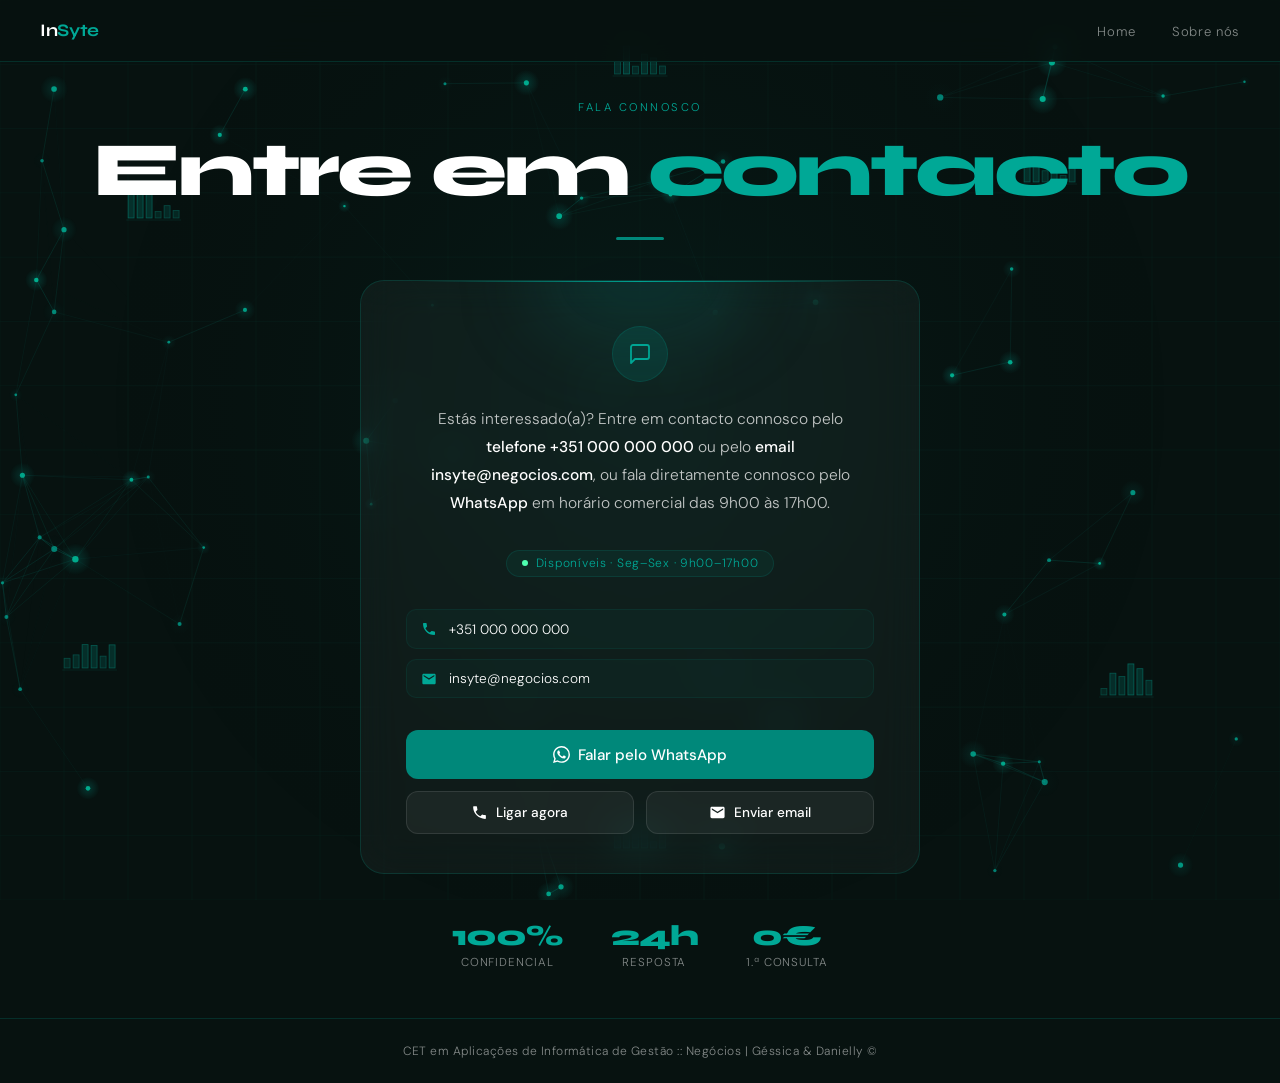
<file: pages/contactos.html>
<!DOCTYPE html>
<html lang="pt">
<head>
  <meta charset="UTF-8">
  <meta name="viewport" content="width=device-width, initial-scale=1.0">
  <title>Contactos — InSyte Consultoria</title>
  <link rel="preconnect" href="https://fonts.googleapis.com">
  <link href="https://fonts.googleapis.com/css2?family=Syne:wght@400;600;700;800&family=DM+Sans:wght@300;400;500&display=swap" rel="stylesheet">

  <style>
    *, *::before, *::after { box-sizing: border-box; margin: 0; padding: 0; }

    :root {
      --teal:       #00887A;
      --teal-light: #00a896;
      --teal-dim:   #006b60;
      --teal-glow:  rgba(0,136,122,0.18);
      --white:      #ffffff;
      --off-white:  #f0faf9;
      --dark:       #071210;
      --muted:      rgba(255,255,255,0.5);
      --border:     rgba(0,136,122,0.25);
    }

    html { scroll-behavior: smooth; }

    body {
      min-height: 100vh;
      background: var(--dark);
      color: var(--white);
      font-family: 'DM Sans', sans-serif;
      font-weight: 300;
      display: flex;
      flex-direction: column;
      overflow-x: hidden;
    }

    /* ══════════════════════════════════════
       CANVAS BACKGROUND — data grid + nodes
    ══════════════════════════════════════ */
    #bg-canvas {
      position: fixed;
      inset: 0;
      z-index: 0;
      pointer-events: none;
    }

    /* ══════════════════════════════════════
       HEADER
    ══════════════════════════════════════ */
    .site-header {
      position: fixed;
      top: 0; left: 0; right: 0;
      z-index: 100;
      background: rgba(7,18,16,0.8);
      backdrop-filter: blur(14px);
      border-bottom: 1px solid var(--border);
      height: 62px;
      display: flex;
      align-items: center;
      padding: 0 2.5rem;
      justify-content: space-between;
    }

    .brand {
      font-family: 'Syne', sans-serif;
      font-weight: 700;
      font-size: 1.1rem;
      color: var(--white);
      text-decoration: none;
      letter-spacing: -0.02em;
    }

    .brand span { color: var(--teal-light); }

    nav a {
      color: var(--muted);
      text-decoration: none;
      font-size: 0.82rem;
      margin-left: 2rem;
      letter-spacing: 0.05em;
      transition: color 0.2s;
    }

    nav a:hover { color: var(--white); }
    nav a.active { color: var(--teal-light); }

    /* ══════════════════════════════════════
       MAIN — full-page centered card
    ══════════════════════════════════════ */
    main {
      position: relative;
      z-index: 10;
      flex: 1;
      display: flex;
      flex-direction: column;
      align-items: center;
      justify-content: center;
      padding: 100px 1.5rem 3rem;
    }

    /* floating label */
    .section-label {
      font-size: 0.7rem;
      letter-spacing: 0.22em;
      text-transform: uppercase;
      color: var(--teal-light);
      margin-bottom: 1.1rem;
      opacity: 0;
      animation: fadeUp 0.6s 0.2s ease forwards;
    }

    /* big title */
    .page-title {
      font-family: 'Syne', sans-serif;
      font-size: clamp(2.8rem, 6vw, 5rem);
      font-weight: 800;
      letter-spacing: -0.04em;
      line-height: 1;
      text-align: center;
      margin-bottom: 0.4rem;
      opacity: 0;
      animation: fadeUp 0.6s 0.35s ease forwards;
    }

    .page-title span {
      color: var(--teal-light);
    }

    /* divider bar */
    .title-bar {
      width: 48px;
      height: 3px;
      background: var(--teal);
      border-radius: 2px;
      margin: 1.4rem auto 2.5rem;
      opacity: 0;
      animation: fadeUp 0.6s 0.45s ease forwards;
    }

    /* ══════════════════════════════════════
       CONTACT CARD
    ══════════════════════════════════════ */
    .contact-card {
      width: 100%;
      max-width: 560px;
      background: rgba(255,255,255,0.04);
      border: 1px solid var(--border);
      border-radius: 24px;
      padding: 2.8rem 2.8rem 2.4rem;
      backdrop-filter: blur(20px);
      text-align: center;
      opacity: 0;
      animation: fadeUp 0.7s 0.55s ease forwards;
      position: relative;
      overflow: hidden;
    }

    /* top glow line */
    .contact-card::before {
      content: '';
      position: absolute;
      top: 0; left: 10%; right: 10%;
      height: 1px;
      background: linear-gradient(90deg, transparent, var(--teal-light), transparent);
    }

    /* subtle inner glow */
    .contact-card::after {
      content: '';
      position: absolute;
      top: -60px; left: 50%;
      transform: translateX(-50%);
      width: 220px;
      height: 120px;
      background: var(--teal-glow);
      border-radius: 50%;
      filter: blur(40px);
      pointer-events: none;
    }

    .card-icon {
      width: 56px;
      height: 56px;
      border-radius: 50%;
      background: var(--teal-glow);
      border: 1px solid var(--border);
      margin: 0 auto 1.5rem;
      display: flex;
      align-items: center;
      justify-content: center;
    }

    .card-icon svg { width: 24px; height: 24px; color: var(--teal-light); }

    .card-message {
      font-size: 0.97rem;
      color: rgba(255,255,255,0.75);
      line-height: 1.8;
      margin-bottom: 2rem;
    }

    .card-message strong {
      color: var(--white);
      font-weight: 500;
    }

    /* ── CONTACT DETAILS ── */
    .contact-details {
      display: flex;
      flex-direction: column;
      gap: 0.6rem;
      margin-bottom: 2rem;
      text-align: left;
    }

    .contact-row {
      display: flex;
      align-items: center;
      gap: 0.75rem;
      padding: 0.65rem 0.9rem;
      background: rgba(0,136,122,0.06);
      border: 1px solid rgba(0,136,122,0.12);
      border-radius: 10px;
      font-size: 0.85rem;
      color: rgba(255,255,255,0.7);
      transition: background 0.2s, border-color 0.2s;
    }

    .contact-row:hover {
      background: rgba(0,136,122,0.12);
      border-color: rgba(0,168,150,0.3);
    }

    .contact-row svg {
      width: 16px; height: 16px;
      color: var(--teal-light);
      flex-shrink: 0;
    }

    .contact-row span { color: var(--white); }

    /* ── SCHEDULE BADGE ── */
    .schedule-badge {
      display: inline-flex;
      align-items: center;
      gap: 0.5rem;
      font-size: 0.75rem;
      color: var(--teal-light);
      letter-spacing: 0.06em;
      background: rgba(0,136,122,0.1);
      border: 1px solid rgba(0,136,122,0.2);
      border-radius: 999px;
      padding: 0.3rem 0.9rem;
      margin-bottom: 2rem;
    }

    .schedule-badge .dot {
      width: 6px; height: 6px;
      border-radius: 50%;
      background: #4fffb0;
      animation: pulse-dot 2s infinite;
    }

    @keyframes pulse-dot {
      0%,100% { opacity:1; } 50% { opacity:0.4; }
    }

    /* ══════════════════════════════════════
       ACTION BUTTONS
    ══════════════════════════════════════ */
    .action-buttons {
      display: grid;
      grid-template-columns: 1fr 1fr;
      gap: 0.75rem;
    }

    .btn {
      display: inline-flex;
      align-items: center;
      justify-content: center;
      gap: 0.5rem;
      padding: 0.75rem 1rem;
      border-radius: 12px;
      font-family: 'DM Sans', sans-serif;
      font-size: 0.85rem;
      font-weight: 500;
      text-decoration: none;
      cursor: pointer;
      border: none;
      transition: all 0.22s ease;
    }

    .btn svg { width: 17px; height: 17px; flex-shrink: 0; }

    .btn-whatsapp {
      grid-column: 1 / -1;
      background: var(--teal);
      color: var(--white);
      font-size: 0.95rem;
      padding: 0.9rem 1rem;
    }

    .btn-whatsapp:hover {
      background: var(--teal-light);
      transform: translateY(-2px);
      box-shadow: 0 8px 28px rgba(0,136,122,0.4);
    }

    .btn-phone {
      background: rgba(255,255,255,0.05);
      color: var(--white);
      border: 1px solid rgba(255,255,255,0.1);
    }

    .btn-phone:hover {
      background: rgba(255,255,255,0.1);
      border-color: rgba(255,255,255,0.2);
      transform: translateY(-2px);
    }

    .btn-email {
      background: rgba(255,255,255,0.05);
      color: var(--white);
      border: 1px solid rgba(255,255,255,0.1);
    }

    .btn-email:hover {
      background: rgba(255,255,255,0.1);
      border-color: rgba(255,255,255,0.2);
      transform: translateY(-2px);
    }

    /* ══════════════════════════════════════
       STATS ROW — decorative
    ══════════════════════════════════════ */
    .stats-row {
      display: flex;
      gap: 3rem;
      margin-top: 3rem;
      opacity: 0;
      animation: fadeUp 0.7s 0.75s ease forwards;
    }

    .stat {
      text-align: center;
    }

    .stat-num {
      font-family: 'Syne', sans-serif;
      font-size: 1.8rem;
      font-weight: 800;
      color: var(--teal-light);
      letter-spacing: -0.03em;
      line-height: 1;
    }

    .stat-label {
      font-size: 0.72rem;
      color: var(--muted);
      letter-spacing: 0.08em;
      text-transform: uppercase;
      margin-top: 0.3rem;
    }

    /* ══════════════════════════════════════
       FOOTER
    ══════════════════════════════════════ */
    footer {
      position: relative;
      z-index: 10;
      text-align: center;
      padding: 1.5rem;
      font-size: 0.75rem;
      color: var(--muted);
      border-top: 1px solid var(--border);
      letter-spacing: 0.04em;
    }

    /* ══════════════════════════════════════
       ANIMATIONS
    ══════════════════════════════════════ */
    @keyframes fadeUp {
      from { opacity: 0; transform: translateY(16px); }
      to   { opacity: 1; transform: translateY(0); }
    }

    /* ══════════════════════════════════════
       RESPONSIVE
    ══════════════════════════════════════ */
    @media (max-width: 600px) {
      .contact-card { padding: 2rem 1.5rem; }
      .stats-row { gap: 2rem; }
      .action-buttons { grid-template-columns: 1fr; }
      .btn-whatsapp { grid-column: unset; }
    }
  </style>
</head>
<body>

  <!-- ANIMATED CANVAS BACKGROUND -->
  <canvas id="bg-canvas"></canvas>

  <!-- HEADER -->
  <header class="site-header">
    <a class="brand" href="../index.html">In<span>Syte</span></a>
    <nav>
      <a href="../index.html">Home</a>
      <a href="sobre.html">Sobre nós</a>
    </nav>
  </header>

  <!-- MAIN CONTENT -->
  <main>
    <p class="section-label">Fala connosco</p>

    <h1 class="page-title">Entre em <span>contacto</span></h1>

    <div class="title-bar"></div>

    <div class="contact-card">

      <!-- icon -->
      <div class="card-icon">
        <svg viewBox="0 0 24 24" fill="none" stroke="currentColor" stroke-width="1.8" stroke-linecap="round" stroke-linejoin="round">
          <path d="M21 15a2 2 0 0 1-2 2H7l-4 4V5a2 2 0 0 1 2-2h14a2 2 0 0 1 2 2z"/>
        </svg>
      </div>

      <!-- message -->
      <p class="card-message">
        Estás interessado(a)? Entre em contacto connosco pelo
        <strong>telefone +351 000 000 000</strong> ou pelo
        <strong>email insyte@negocios.com</strong>, ou fala diretamente
        connosco pelo <strong>WhatsApp</strong> em horário comercial
        das 9h00 às 17h00.
      </p>

      <!-- schedule badge -->
      <div class="schedule-badge">
        <span class="dot"></span>
        Disponíveis · Seg–Sex · 9h00–17h00
      </div>

      <!-- contact detail rows -->
      <div class="contact-details">
        <div class="contact-row">
          <svg viewBox="0 0 24 24" fill="currentColor"><path d="M6.6 10.8c1.4 2.8 3.8 5.1 6.6 6.6l2.2-2.2c.3-.3.7-.4 1-.2 1.1.4 2.3.6 3.6.6.6 0 1 .4 1 1V20c0 .6-.4 1-1 1-9.4 0-17-7.6-17-17 0-.6.4-1 1-1h3.5c.6 0 1 .4 1 1 0 1.3.2 2.5.6 3.6.1.3 0 .7-.2 1L6.6 10.8z"/></svg>
          <span>+351 000 000 000</span>
        </div>
        <div class="contact-row">
          <svg viewBox="0 0 24 24" fill="currentColor"><path d="M20 4H4c-1.1 0-2 .9-2 2v12c0 1.1.9 2 2 2h16c1.1 0 2-.9 2-2V6c0-1.1-.9-2-2-2zm0 4-8 5-8-5V6l8 5 8-5v2z"/></svg>
          <span>insyte@negocios.com</span>
        </div>
      </div>

      <!-- action buttons -->
      <div class="action-buttons">

        <a class="btn btn-whatsapp"
           href="https://wa.me/351969175519?text=Ol%C3%A1%2C%20vim%20pelo%20site%20da%20InSyte%20e%20gostaria%20de%20saber%20mais%20informa%C3%A7%C3%B5es."
           target="_blank" rel="noopener">
          <svg viewBox="0 0 24 24" fill="currentColor"><path d="M17.472 14.382c-.297-.149-1.758-.867-2.03-.967-.273-.099-.471-.148-.67.15-.197.297-.767.966-.94 1.164-.173.199-.347.223-.644.075-.297-.15-1.255-.463-2.39-1.475-.883-.788-1.48-1.761-1.653-2.059-.173-.297-.018-.458.13-.606.134-.133.298-.347.446-.52.149-.174.198-.298.298-.497.099-.198.05-.371-.025-.52-.075-.149-.669-1.612-.916-2.207-.242-.579-.487-.5-.669-.51-.173-.008-.371-.01-.57-.01-.198 0-.52.074-.792.372-.272.297-1.04 1.016-1.04 2.479 0 1.462 1.065 2.875 1.213 3.074.149.198 2.096 3.2 5.077 4.487.709.306 1.262.489 1.694.625.712.227 1.36.195 1.871.118.571-.085 1.758-.719 2.006-1.413.248-.694.248-1.289.173-1.413-.074-.124-.272-.198-.57-.347m-5.421 7.403h-.004a9.87 9.87 0 01-5.031-1.378l-.361-.214-3.741.982.998-3.648-.235-.374a9.86 9.86 0 01-1.51-5.26c.001-5.45 4.436-9.884 9.888-9.884 2.64 0 5.122 1.03 6.988 2.898a9.825 9.825 0 012.893 6.994c-.003 5.45-4.437 9.884-9.885 9.884m8.413-18.297A11.815 11.815 0 0012.05 0C5.495 0 .16 5.335.157 11.892c0 2.096.547 4.142 1.588 5.945L.057 24l6.305-1.654a11.882 11.882 0 005.683 1.448h.005c6.554 0 11.89-5.335 11.893-11.893a11.821 11.821 0 00-3.48-8.413z"/></svg>
          Falar pelo WhatsApp
        </a>

        <a class="btn btn-phone" href="tel:+351000000000">
          <svg viewBox="0 0 24 24" fill="currentColor"><path d="M6.6 10.8c1.4 2.8 3.8 5.1 6.6 6.6l2.2-2.2c.3-.3.7-.4 1-.2 1.1.4 2.3.6 3.6.6.6 0 1 .4 1 1V20c0 .6-.4 1-1 1-9.4 0-17-7.6-17-17 0-.6.4-1 1-1h3.5c.6 0 1 .4 1 1 0 1.3.2 2.5.6 3.6.1.3 0 .7-.2 1L6.6 10.8z"/></svg>
          Ligar agora
        </a>

        <a class="btn btn-email" href="mailto:insyte@negocios.com">
          <svg viewBox="0 0 24 24" fill="currentColor"><path d="M20 4H4c-1.1 0-2 .9-2 2v12c0 1.1.9 2 2 2h16c1.1 0 2-.9 2-2V6c0-1.1-.9-2-2-2zm0 4-8 5-8-5V6l8 5 8-5v2z"/></svg>
          Enviar email
        </a>

      </div>
    </div>

    <!-- decorative stats -->
    <div class="stats-row">
      <div class="stat">
        <div class="stat-num">100%</div>
        <div class="stat-label">Confidencial</div>
      </div>
      <div class="stat">
        <div class="stat-num">24h</div>
        <div class="stat-label">Resposta</div>
      </div>
      <div class="stat">
        <div class="stat-num">0€</div>
        <div class="stat-label">1.ª Consulta</div>
      </div>
    </div>

  </main>

  <footer>
    CET em Aplicações de Informática de Gestão :: Negócios | Géssica &amp; Danielly ©
  </footer>

  <!-- CANVAS SCRIPT — data network animation -->
  <script>
  (function () {
    const canvas = document.getElementById('bg-canvas');
    const ctx = canvas.getContext('2d');

    const TEAL      = '#00887A';
    const TEAL_LITE = '#00a896';
    const NODE_COUNT = 68;
    const MAX_DIST   = 160;

    let W, H, nodes;

    function resize() {
      W = canvas.width  = window.innerWidth;
      H = canvas.height = window.innerHeight;
    }

    /* ── node factory ── */
    function makeNode() {
      return {
        x:  Math.random() * W,
        y:  Math.random() * H,
        vx: (Math.random() - 0.5) * 0.35,
        vy: (Math.random() - 0.5) * 0.35,
        r:  Math.random() * 2 + 1.2,
        // bar chart mini-bar data
        barH: Math.random(),
        pulse: Math.random() * Math.PI * 2
      };
    }

    function init() {
      resize();
      nodes = Array.from({ length: NODE_COUNT }, makeNode);
    }

    /* ── draw one frame ── */
    function draw(t) {
      ctx.clearRect(0, 0, W, H);

      // ── background gradient ──
      const grad = ctx.createRadialGradient(W * 0.5, H * 0.45, 0, W * 0.5, H * 0.45, W * 0.7);
      grad.addColorStop(0,   'rgba(0,136,122,0.08)');
      grad.addColorStop(0.6, 'rgba(0,20,18,0)');
      ctx.fillStyle = grad;
      ctx.fillRect(0, 0, W, H);

      // ── subtle horizontal grid lines ──
      ctx.strokeStyle = 'rgba(0,136,122,0.06)';
      ctx.lineWidth = 1;
      const rows = 14;
      for (let i = 0; i <= rows; i++) {
        const y = (H / rows) * i;
        ctx.beginPath();
        ctx.moveTo(0, y);
        ctx.lineTo(W, y);
        ctx.stroke();
      }

      // ── subtle vertical grid lines ──
      const cols = 20;
      for (let i = 0; i <= cols; i++) {
        const x = (W / cols) * i;
        ctx.beginPath();
        ctx.moveTo(x, 0);
        ctx.lineTo(x, H);
        ctx.stroke();
      }

      // ── update + connect nodes ──
      for (let i = 0; i < nodes.length; i++) {
        const n = nodes[i];

        // move
        n.x += n.vx;
        n.y += n.vy;
        if (n.x < 0 || n.x > W) n.vx *= -1;
        if (n.y < 0 || n.y > H) n.vy *= -1;

        // connect to nearby nodes
        for (let j = i + 1; j < nodes.length; j++) {
          const m = nodes[j];
          const dx = n.x - m.x, dy = n.y - m.y;
          const dist = Math.sqrt(dx * dx + dy * dy);
          if (dist < MAX_DIST) {
            const alpha = (1 - dist / MAX_DIST) * 0.28;
            ctx.strokeStyle = `rgba(0,168,150,${alpha})`;
            ctx.lineWidth = 0.8;
            ctx.beginPath();
            ctx.moveTo(n.x, n.y);
            ctx.lineTo(m.x, m.y);
            ctx.stroke();
          }
        }
      }

      // ── draw nodes ──
      for (const n of nodes) {
        n.pulse += 0.018;
        const glow = 0.4 + 0.35 * Math.sin(n.pulse);

        // outer glow ring
        const rg = ctx.createRadialGradient(n.x, n.y, 0, n.x, n.y, n.r * 5);
        rg.addColorStop(0,   `rgba(0,168,150,${glow * 0.35})`);
        rg.addColorStop(1,   'rgba(0,168,150,0)');
        ctx.fillStyle = rg;
        ctx.beginPath();
        ctx.arc(n.x, n.y, n.r * 5, 0, Math.PI * 2);
        ctx.fill();

        // core dot
        ctx.fillStyle = `rgba(0,${168 + Math.round(glow * 20)},150,${0.7 + glow * 0.3})`;
        ctx.beginPath();
        ctx.arc(n.x, n.y, n.r, 0, Math.PI * 2);
        ctx.fill();
      }

      // ── mini bar charts scattered ──
      drawMiniCharts(t);

      requestAnimationFrame(draw);
    }

    /* ── decorative mini bar charts ── */
    const CHARTS = [
      { x: 0.12, y: 0.22 }, { x: 0.82, y: 0.18 },
      { x: 0.07, y: 0.72 }, { x: 0.88, y: 0.75 },
      { x: 0.5,  y: 0.06 }, { x: 0.5,  y: 0.92 },
    ];

    const chartData = CHARTS.map(() =>
      Array.from({ length: 6 }, () => 0.2 + Math.random() * 0.8)
    );

    function drawMiniCharts(t) {
      const barW = 6, gap = 3, bH = 40;

      CHARTS.forEach((c, ci) => {
        const cx = c.x * W;
        const cy = c.y * H;
        const bars = chartData[ci];
        const totalW = bars.length * (barW + gap) - gap;
        const startX = cx - totalW / 2;

        // baseline
        ctx.strokeStyle = 'rgba(0,136,122,0.15)';
        ctx.lineWidth = 1;
        ctx.beginPath();
        ctx.moveTo(startX - 2, cy + bH / 2 + 2);
        ctx.lineTo(startX + totalW + 2, cy + bH / 2 + 2);
        ctx.stroke();

        bars.forEach((v, bi) => {
          // animate bar height gently
          const animated = v * (0.75 + 0.25 * Math.sin(t * 0.001 + ci * 1.3 + bi * 0.7));
          const bx = startX + bi * (barW + gap);
          const bHi = bH * animated;
          const by = cy + bH / 2 - bHi;

          const alpha = 0.12 + animated * 0.12;
          ctx.fillStyle = `rgba(0,168,150,${alpha})`;
          ctx.strokeStyle = `rgba(0,200,180,${alpha * 1.8})`;
          ctx.lineWidth = 0.8;
          ctx.fillRect(bx, by, barW, bHi);
          ctx.strokeRect(bx, by, barW, bHi);
        });
      });
    }

    window.addEventListener('resize', () => { resize(); });
    init();
    requestAnimationFrame(draw);
  })();
  </script>

</body>
</html>
</file>
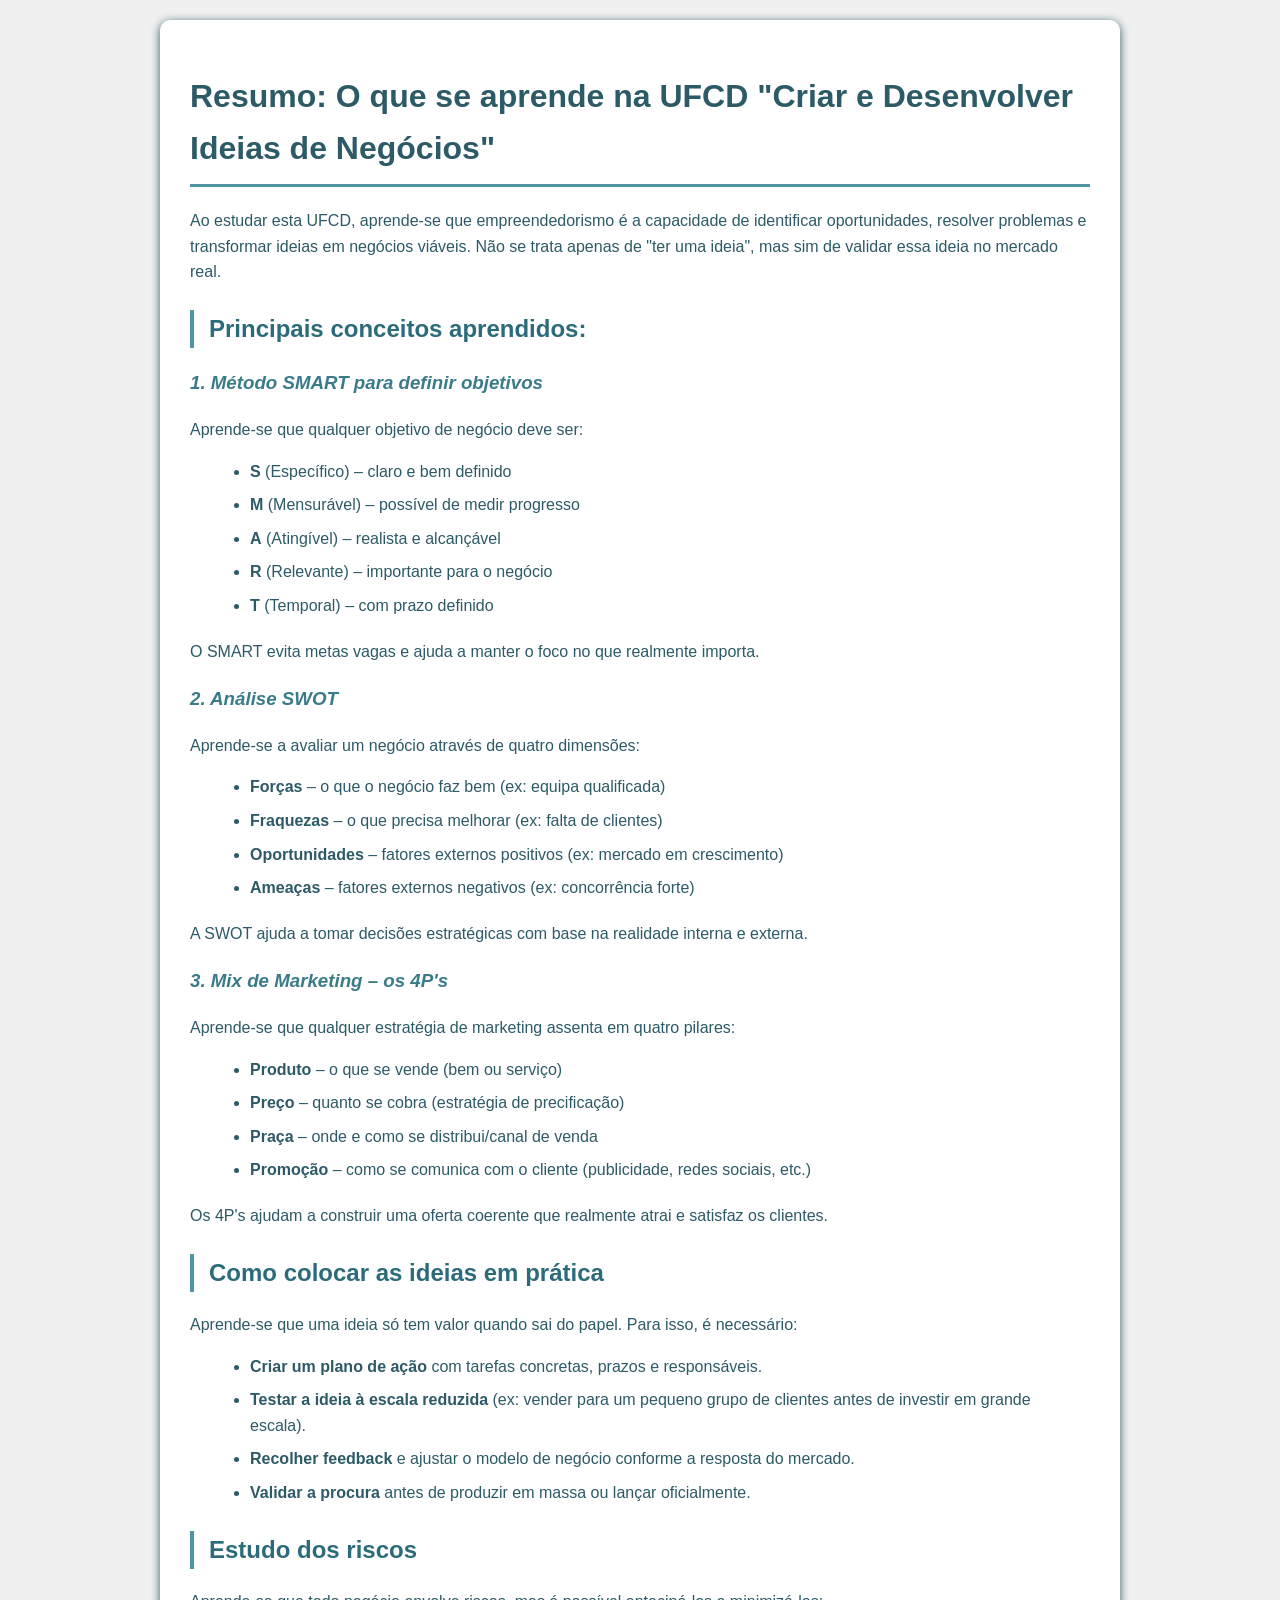
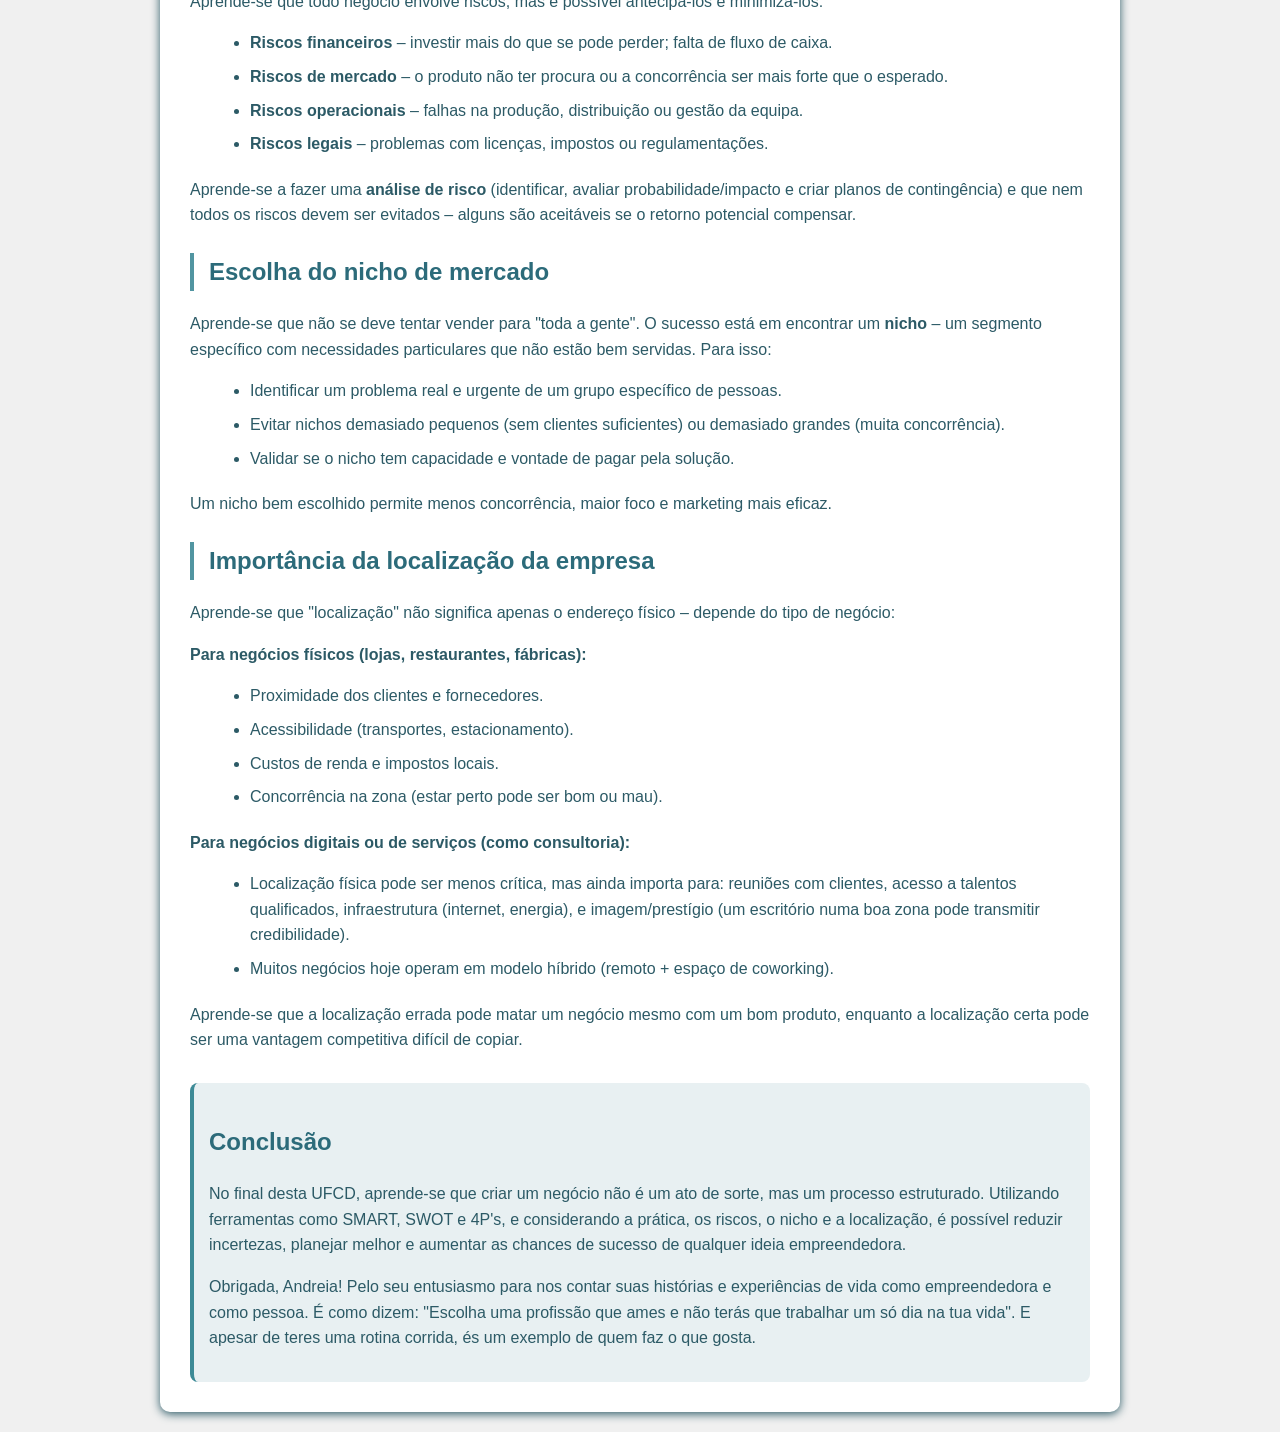
<file: pages/negocios.html>
<!DOCTYPE html>
<html lang="pt">
<head>
    <meta charset="UTF-8">
    <meta name="viewport" content="width=device-width, initial-scale=1.0">
    <title>UFCD - Criar e Desenvolver Ideias de Negócio</title>
    <style>
        body {
            font-family: Arial, sans-serif;
            line-height: 1.6;
            margin: 0;
            padding: 20px;
            background-color: rgb(240, 240, 240);
        }
        .container {
            max-width: 900px;
            margin: 0 auto;
            background-color: #ffffff;
            padding: 30px;
            border-radius: 10px;
            box-shadow: 0 2px 10px #2c5a66;
        }
        h1 {
            color: #2c5a66;
            border-bottom: 3px solid #5195a1;
            padding-bottom: 10px;
        }
        h2 {
            color: #2c6b7a;
            margin-top: 25px;
            border-left: 4px solid #5195a1;
            padding-left: 15px;
        }
        h3 {
            color: #3a7b8a;
            margin-top: 20px;
            font-style: italic;
        }
        ul {
            list-style-type: disc;
            margin-left: 20px;
            margin-bottom: 20px;
        }
        li {
            margin-bottom: 8px;
            color: #2c5a66;
        }
        p {
            color: #2c5a66;
        }
        .conclusao {
            background-color: #e8f0f2;
            padding: 15px;
            border-radius: 8px;
            margin-top: 30px;
            border-left: 4px solid #3d8a96;
        }
        .conclusao h2 {
            color: #2c6b7a;
            border-left: none;
            padding-left: 0;
        }
        .conclusao p {
            color: #2c5a66;
        }
    </style>
</head>
<body>
    <div class="container">
        <h1>Resumo: O que se aprende na UFCD "Criar e Desenvolver Ideias de Negócios"</h1>

        <p>Ao estudar esta UFCD, aprende-se que empreendedorismo é a capacidade de identificar oportunidades, resolver problemas e transformar ideias em negócios viáveis. Não se trata apenas de "ter uma ideia", mas sim de validar essa ideia no mercado real.</p>

        <h2>Principais conceitos aprendidos:</h2>

        <h3>1. Método SMART para definir objetivos</h3>
        <p>Aprende-se que qualquer objetivo de negócio deve ser:</p>
        <ul>
            <li><strong>S</strong> (Específico) – claro e bem definido</li>
            <li><strong>M</strong> (Mensurável) – possível de medir progresso</li>
            <li><strong>A</strong> (Atingível) – realista e alcançável</li>
            <li><strong>R</strong> (Relevante) – importante para o negócio</li>
            <li><strong>T</strong> (Temporal) – com prazo definido</li>
        </ul>
        <p>O SMART evita metas vagas e ajuda a manter o foco no que realmente importa.</p>

        <h3>2. Análise SWOT</h3>
        <p>Aprende-se a avaliar um negócio através de quatro dimensões:</p>
        <ul>
            <li><strong>Forças</strong> – o que o negócio faz bem (ex: equipa qualificada)</li>
            <li><strong>Fraquezas</strong> – o que precisa melhorar (ex: falta de clientes)</li>
            <li><strong>Oportunidades</strong> – fatores externos positivos (ex: mercado em crescimento)</li>
            <li><strong>Ameaças</strong> – fatores externos negativos (ex: concorrência forte)</li>
        </ul>
        <p>A SWOT ajuda a tomar decisões estratégicas com base na realidade interna e externa.</p>

        <h3>3. Mix de Marketing – os 4P's</h3>
        <p>Aprende-se que qualquer estratégia de marketing assenta em quatro pilares:</p>
        <ul>
            <li><strong>Produto</strong> – o que se vende (bem ou serviço)</li>
            <li><strong>Preço</strong> – quanto se cobra (estratégia de precificação)</li>
            <li><strong>Praça</strong> – onde e como se distribui/canal de venda</li>
            <li><strong>Promoção</strong> – como se comunica com o cliente (publicidade, redes sociais, etc.)</li>
        </ul>
        <p>Os 4P's ajudam a construir uma oferta coerente que realmente atrai e satisfaz os clientes.</p>

        <h2>Como colocar as ideias em prática</h2>
        <p>Aprende-se que uma ideia só tem valor quando sai do papel. Para isso, é necessário:</p>
        <ul>
            <li><strong>Criar um plano de ação</strong> com tarefas concretas, prazos e responsáveis.</li>
            <li><strong>Testar a ideia à escala reduzida</strong> (ex: vender para um pequeno grupo de clientes antes de investir em grande escala).</li>
            <li><strong>Recolher feedback</strong> e ajustar o modelo de negócio conforme a resposta do mercado.</li>
            <li><strong>Validar a procura</strong> antes de produzir em massa ou lançar oficialmente.</li>
        </ul>

        <h2>Estudo dos riscos</h2>
        <p>Aprende-se que todo negócio envolve riscos, mas é possível antecipá-los e minimizá-los:</p>
        <ul>
            <li><strong>Riscos financeiros</strong> – investir mais do que se pode perder; falta de fluxo de caixa.</li>
            <li><strong>Riscos de mercado</strong> – o produto não ter procura ou a concorrência ser mais forte que o esperado.</li>
            <li><strong>Riscos operacionais</strong> – falhas na produção, distribuição ou gestão da equipa.</li>
            <li><strong>Riscos legais</strong> – problemas com licenças, impostos ou regulamentações.</li>
        </ul>
        <p>Aprende-se a fazer uma <strong>análise de risco</strong> (identificar, avaliar probabilidade/impacto e criar planos de contingência) e que nem todos os riscos devem ser evitados – alguns são aceitáveis se o retorno potencial compensar.</p>

        <h2>Escolha do nicho de mercado</h2>
        <p>Aprende-se que não se deve tentar vender para "toda a gente". O sucesso está em encontrar um <strong>nicho</strong> – um segmento específico com necessidades particulares que não estão bem servidas. Para isso:</p>
        <ul>
            <li>Identificar um problema real e urgente de um grupo específico de pessoas.</li>
            <li>Evitar nichos demasiado pequenos (sem clientes suficientes) ou demasiado grandes (muita concorrência).</li>
            <li>Validar se o nicho tem capacidade e vontade de pagar pela solução.</li>
        </ul>
        <p>Um nicho bem escolhido permite menos concorrência, maior foco e marketing mais eficaz.</p>

        <h2>Importância da localização da empresa</h2>
        <p>Aprende-se que "localização" não significa apenas o endereço físico – depende do tipo de negócio:</p>

        <p><strong>Para negócios físicos (lojas, restaurantes, fábricas):</strong></p>
        <ul>
            <li>Proximidade dos clientes e fornecedores.</li>
            <li>Acessibilidade (transportes, estacionamento).</li>
            <li>Custos de renda e impostos locais.</li>
            <li>Concorrência na zona (estar perto pode ser bom ou mau).</li>
        </ul>

        <p><strong>Para negócios digitais ou de serviços (como consultoria):</strong></p>
        <ul>
            <li>Localização física pode ser menos crítica, mas ainda importa para: reuniões com clientes, acesso a talentos qualificados, infraestrutura (internet, energia), e imagem/prestígio (um escritório numa boa zona pode transmitir credibilidade).</li>
            <li>Muitos negócios hoje operam em modelo híbrido (remoto + espaço de coworking).</li>
        </ul>
        <p>Aprende-se que a localização errada pode matar um negócio mesmo com um bom produto, enquanto a localização certa pode ser uma vantagem competitiva difícil de copiar.</p>

        <div class="conclusao">
            <h2>Conclusão</h2>
            <p>No final desta UFCD, aprende-se que criar um negócio não é um ato de sorte, mas um processo estruturado. Utilizando ferramentas como SMART, SWOT e 4P's, e considerando a prática, os riscos, o nicho e a localização, é possível reduzir incertezas, planejar melhor e aumentar as chances de sucesso de qualquer ideia empreendedora.</p>
            <p>Obrigada, Andreia! Pelo seu entusiasmo para nos contar suas histórias e experiências de vida como empreendedora e como pessoa. É como dizem: "Escolha uma profissão que ames e não terás que trabalhar um só dia na tua vida". E apesar de teres uma rotina corrida, és um exemplo de quem faz o que gosta.</p>
        </div>
    </div>
</body>
</html>
</file>
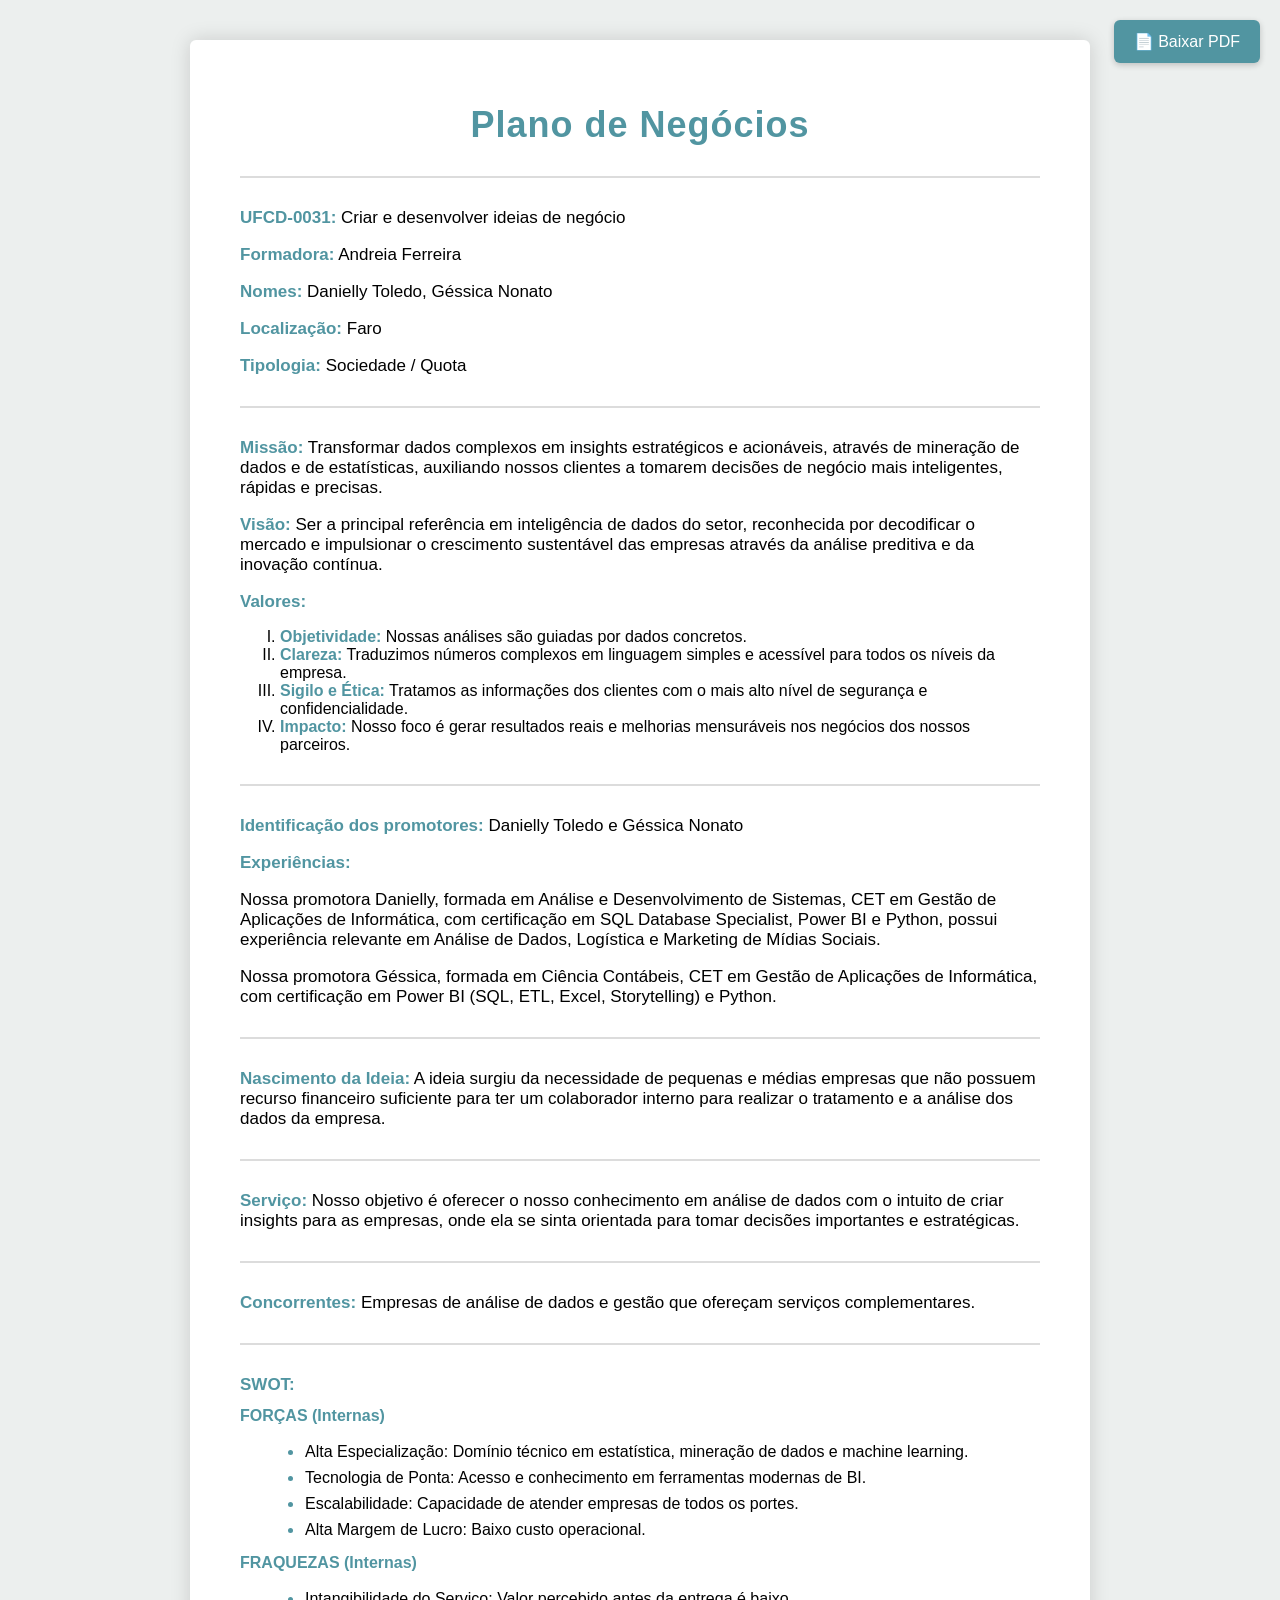
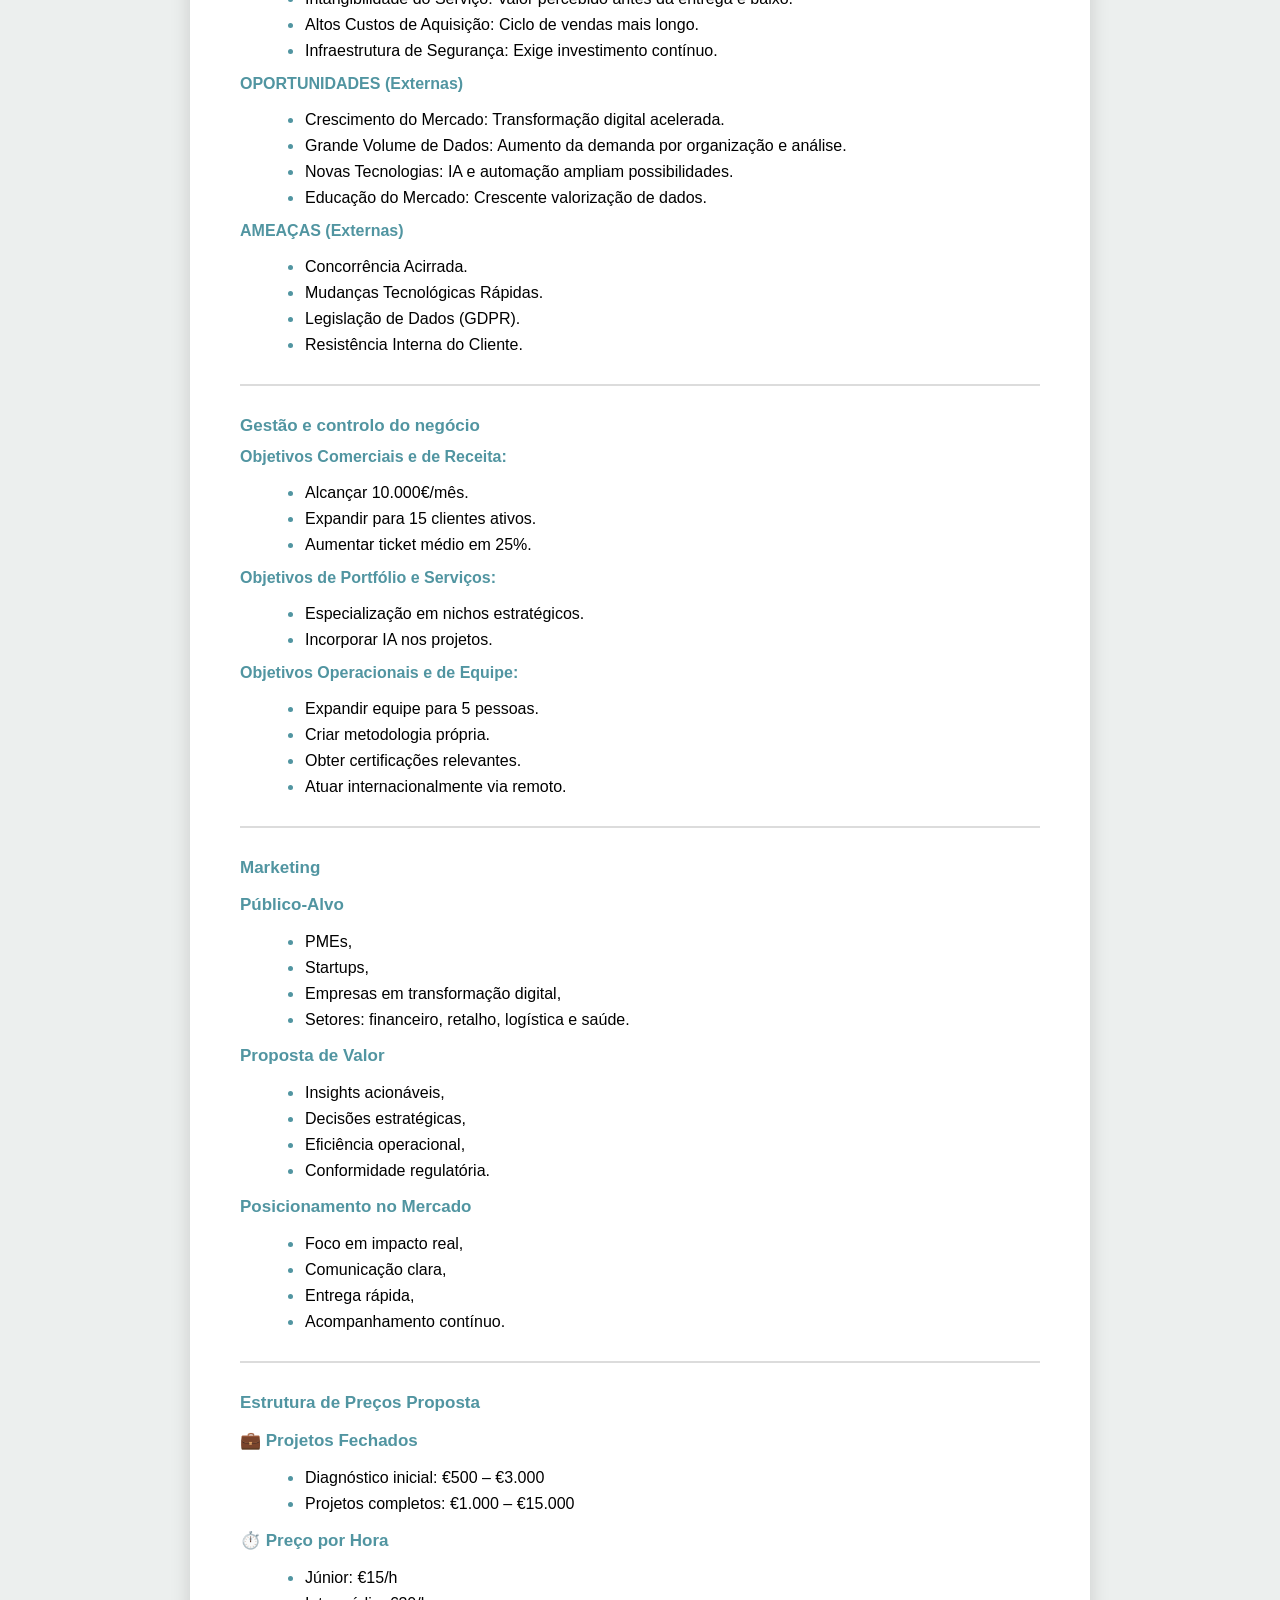
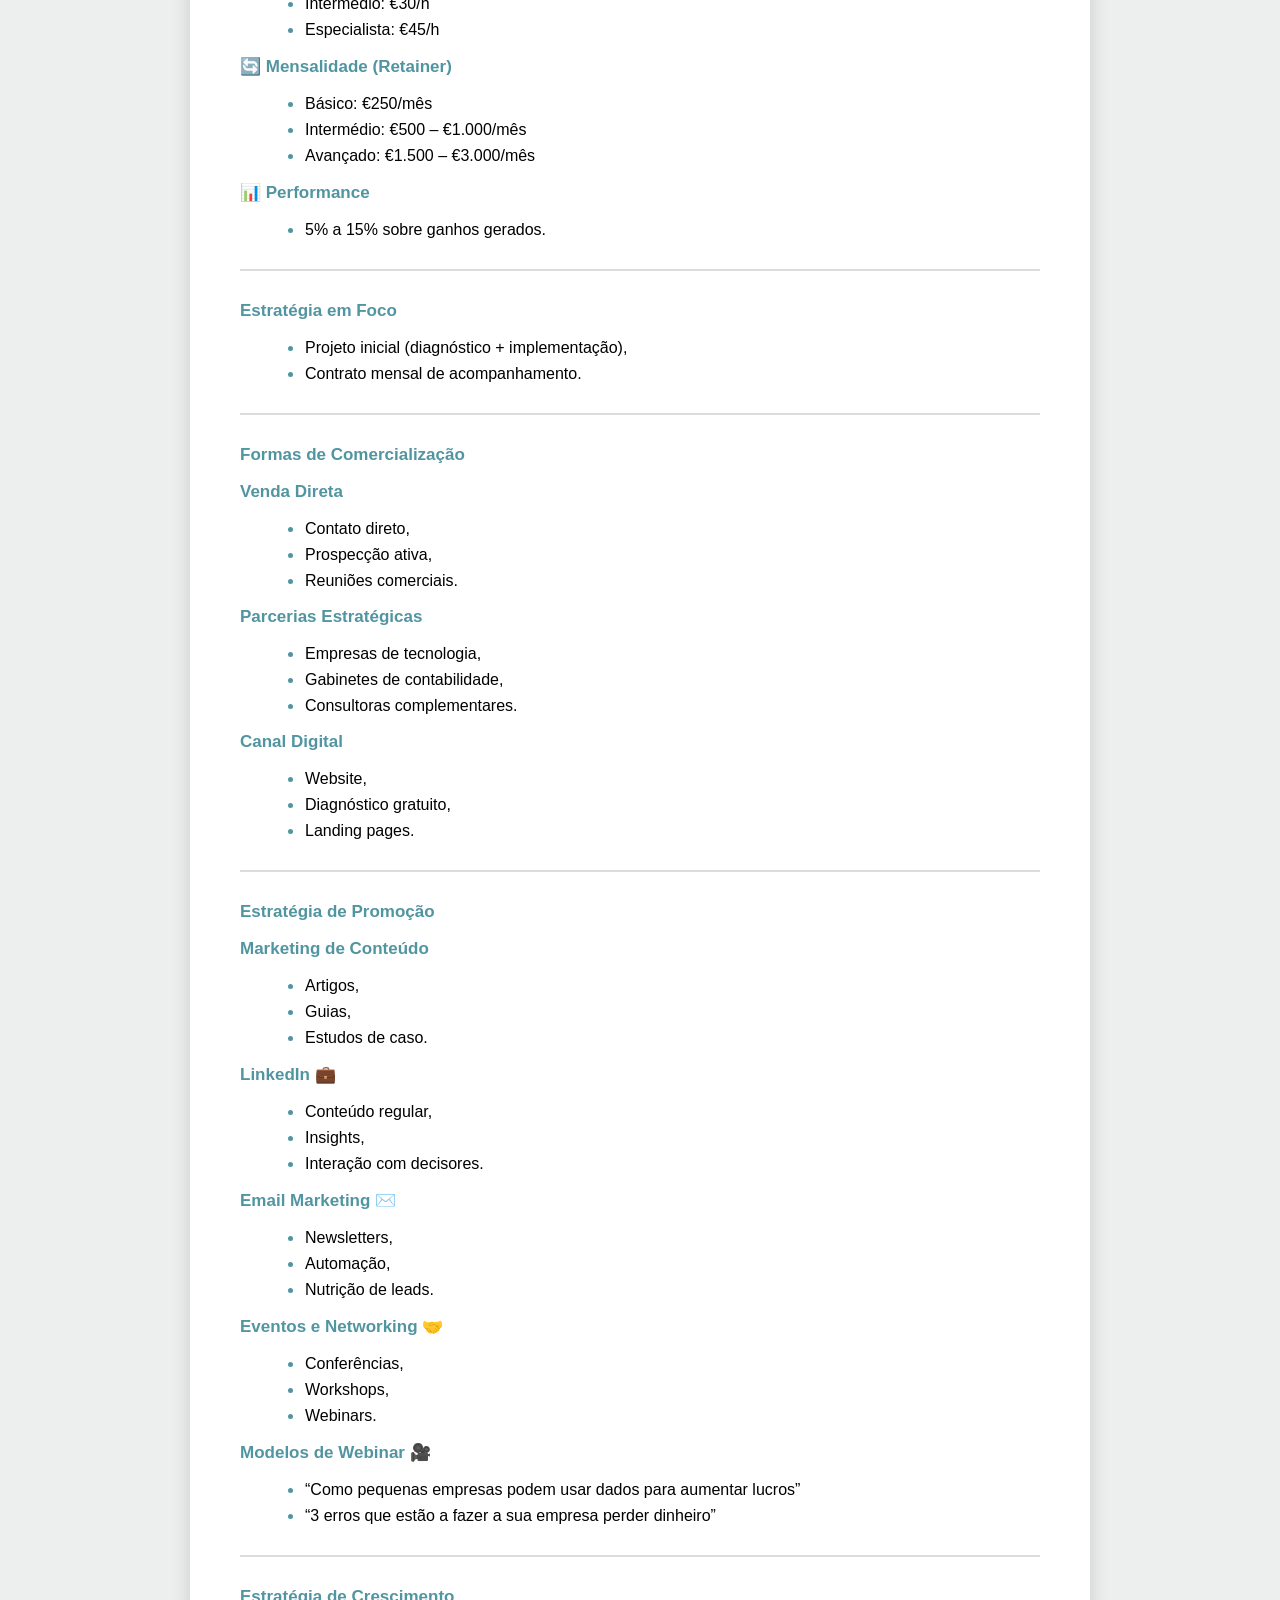
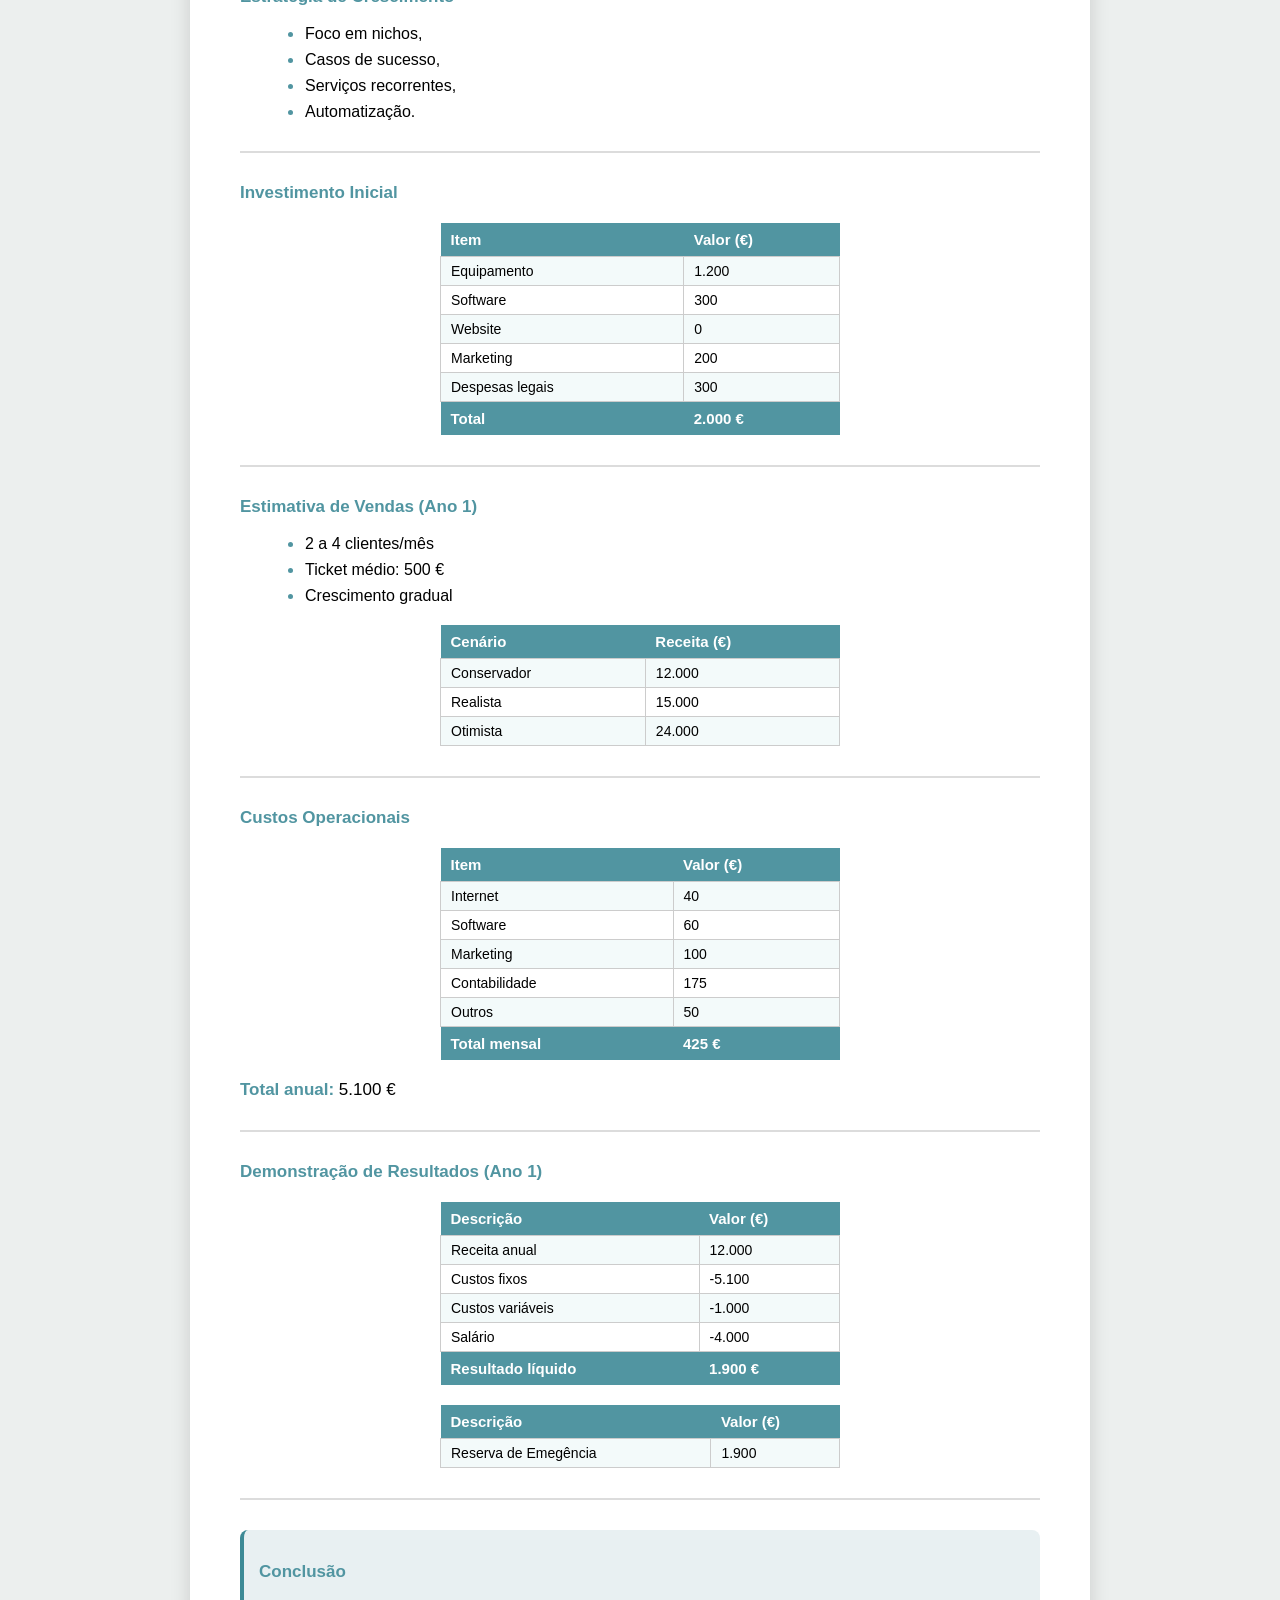
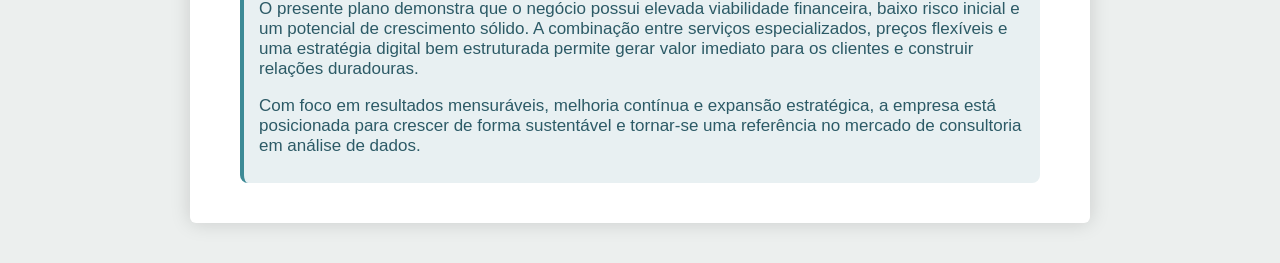
<file: pages/plano.html>
<!DOCTYPE html>
<html lang="pt">
<head>
    <meta charset="UTF-8">
    <meta name="viewport" content="width=device-width, initial-scale=1.0">
    <title>Plano de Negócios</title>

    <link rel="stylesheet" href="../css/plano.css">
</head>
<body>


    <!-- BOTÃO FIXO PARA BAIXAR PDF -->
    <button id="btnPDF" onclick="window.print()">📄 Baixar PDF</button>

    <div id="page">

    <h1 id="titulos">Plano de Negócios</h1>
    <hr>

    <p><strong>UFCD-0031: </strong> Criar e desenvolver ideias de negócio</p>
    <p><strong>Formadora:</strong> Andreia Ferreira</p>
    <p><strong>Nomes:</strong> Danielly Toledo, Géssica Nonato</p>
    <p><strong>Localização:</strong> Faro</p>
    <p><strong>Tipologia:</strong> Sociedade / Quota</p>

    <hr>

    <p><strong>Missão:</strong> Transformar dados complexos em insights estratégicos e acionáveis, através de mineração de dados e de estatísticas, auxiliando nossos clientes a tomarem decisões de negócio mais inteligentes, rápidas e precisas.</p>

    <p><strong>Visão:</strong> Ser a principal referência em inteligência de dados do setor, reconhecida por decodificar o mercado e impulsionar o crescimento sustentável das empresas através da análise preditiva e da inovação contínua.</p>

    <p><strong>Valores:</strong></p>
    <ol type="I">
        <li><strong>Objetividade:</strong> Nossas análises são guiadas por dados concretos.</li>
        <li><strong>Clareza:</strong> Traduzimos números complexos em linguagem simples e acessível para todos os níveis da empresa.</li>
        <li><strong>Sigilo e Ética:</strong> Tratamos as informações dos clientes com o mais alto nível de segurança e confidencialidade.</li>
        <li><strong>Impacto:</strong> Nosso foco é gerar resultados reais e melhorias mensuráveis nos negócios dos nossos parceiros.</li>
    </ol>

    <hr>

    <p><strong>Identificação dos promotores:</strong> Danielly Toledo e Géssica Nonato</p>
    <p><strong>Experiências:</strong></p>
    <p>Nossa promotora Danielly, formada em Análise e Desenvolvimento de Sistemas, CET em Gestão de Aplicações de Informática, com certificação em SQL Database Specialist, Power BI e Python, possui experiência relevante em Análise de Dados, Logística e Marketing de Mídias Sociais.</p>

    <p>Nossa promotora Géssica, formada em Ciência Contábeis, CET em Gestão de Aplicações de Informática, com certificação em Power BI (SQL, ETL, Excel, Storytelling) e Python.</p>

    <hr>
    
    <p><strong>Nascimento da Ideia:</strong> A ideia surgiu da necessidade de pequenas e médias empresas que não possuem recurso financeiro suficiente para ter um colaborador interno para realizar o tratamento e a análise dos dados da empresa.</p>

    <hr>

    <p><strong>Serviço:</strong> Nosso objetivo é oferecer o nosso conhecimento em análise de dados com o intuito de criar insights para as empresas, onde ela se sinta orientada para tomar decisões importantes e estratégicas.</p>

    <hr>

    <p><strong>Concorrentes:</strong> Empresas de análise de dados e gestão que ofereçam serviços complementares.</p>

    <hr>

    <p><strong>SWOT:</strong></p>

    <strong>FORÇAS (Internas)</strong>
    <ul>
        <li>Alta Especialização: Domínio técnico em estatística, mineração de dados e machine learning.</li>
        <li>Tecnologia de Ponta: Acesso e conhecimento em ferramentas modernas de BI.</li>
        <li>Escalabilidade: Capacidade de atender empresas de todos os portes.</li>
        <li>Alta Margem de Lucro: Baixo custo operacional.</li>
    </ul>

    <strong>FRAQUEZAS (Internas)</strong>
    <ul>
        <li>Intangibilidade do Serviço: Valor percebido antes da entrega é baixo.</li>
        <li>Altos Custos de Aquisição: Ciclo de vendas mais longo.</li>
        <li>Infraestrutura de Segurança: Exige investimento contínuo.</li>
    </ul>

    <strong>OPORTUNIDADES (Externas)</strong>
    <ul>
        <li>Crescimento do Mercado: Transformação digital acelerada.</li>
        <li>Grande Volume de Dados: Aumento da demanda por organização e análise.</li>
        <li>Novas Tecnologias: IA e automação ampliam possibilidades.</li>
        <li>Educação do Mercado: Crescente valorização de dados.</li>
    </ul>

    <strong>AMEAÇAS (Externas)</strong>
    <ul>
        <li>Concorrência Acirrada.</li>
        <li>Mudanças Tecnológicas Rápidas.</li>
        <li>Legislação de Dados (GDPR).</li>
        <li>Resistência Interna do Cliente.</li>
    </ul>

    <hr>

    <p><strong>Gestão e controlo do negócio</strong></p>

    <strong>Objetivos Comerciais e de Receita:</strong>
    <ul>
        <li>Alcançar 10.000€/mês.</li>
        <li>Expandir para 15 clientes ativos.</li>
        <li>Aumentar ticket médio em 25%.</li>
    </ul>

    <strong>Objetivos de Portfólio e Serviços:</strong>
    <ul>
        <li>Especialização em nichos estratégicos.</li>
        <li>Incorporar IA nos projetos.</li>
    </ul>

    <strong>Objetivos Operacionais e de Equipe:</strong>
    <ul>
        <li>Expandir equipe para 5 pessoas.</li>
        <li>Criar metodologia própria.</li>
        <li>Obter certificações relevantes.</li>
        <li>Atuar internacionalmente via remoto.</li>
    </ul>

    <hr>

    <p><strong>Marketing</strong></p>

    <p><strong>Público-Alvo</strong></p>
    <ul>
        <li>PMEs,</li>
        <li>Startups,</li>
        <li>Empresas em transformação digital,</li>
        <li>Setores: financeiro, retalho, logística e saúde.</li>
    </ul>

    <p><strong>Proposta de Valor</strong></p>
    <ul>
        <li>Insights acionáveis,</li>
        <li>Decisões estratégicas,</li>
        <li>Eficiência operacional,</li>
        <li>Conformidade regulatória.</li>
    </ul>

    <p><strong>Posicionamento no Mercado</strong></p>
    <ul>
        <li>Foco em impacto real,</li>
        <li>Comunicação clara,</li>
        <li>Entrega rápida,</li>
        <li>Acompanhamento contínuo.</li>
    </ul>

    <hr>

    <p><strong>Estrutura de Preços Proposta</strong></p>

    <p><strong>💼 Projetos Fechados</strong></p>
    <ul>
        <li>Diagnóstico inicial: €500 – €3.000</li>
        <li>Projetos completos: €1.000 – €15.000</li>
    </ul>

    <p><strong>⏱️ Preço por Hora</strong></p>
    <ul>
        <li>Júnior: €15/h</li>
        <li>Intermédio: €30/h</li>
        <li>Especialista: €45/h</li>
    </ul>

    <p><strong>🔄 Mensalidade (Retainer)</strong></p>
    <ul>
        <li>Básico: €250/mês</li>
        <li>Intermédio: €500 – €1.000/mês</li>
        <li>Avançado: €1.500 – €3.000/mês</li>
    </ul>

    <p><strong>📊 Performance</strong></p>
    <ul>
        <li>5% a 15% sobre ganhos gerados.</li>
    </ul>

    <hr>

    <p><strong>Estratégia em Foco</strong></p>
    <ul>
        <li>Projeto inicial (diagnóstico + implementação),</li>
        <li>Contrato mensal de acompanhamento.</li>
    </ul>

    <hr>

    <p><strong>Formas de Comercialização</strong></p>

    <p><strong>Venda Direta</strong></p>
    <ul>
        <li>Contato direto,</li>
        <li>Prospecção ativa,</li>
        <li>Reuniões comerciais.</li>
    </ul>

    <p><strong>Parcerias Estratégicas</strong></p>
    <ul>
        <li>Empresas de tecnologia,</li>
        <li>Gabinetes de contabilidade,</li>
        <li>Consultoras complementares.</li>
    </ul>

    <p><strong>Canal Digital</strong></p>
    <ul>
        <li>Website,</li>
        <li>Diagnóstico gratuito,</li>
        <li>Landing pages.</li>
    </ul>

    <hr>

    <p><strong>Estratégia de Promoção</strong></p>

    <p><strong>Marketing de Conteúdo</strong></p>
    <ul>
        <li>Artigos,</li>
        <li>Guias,</li>
        <li>Estudos de caso.</li>
    </ul>

    <p><strong>LinkedIn</strong> 💼</p>
    <ul>
        <li>Conteúdo regular,</li>
        <li>Insights,</li>
        <li>Interação com decisores.</li>
    </ul>

    <p><strong>Email Marketing</strong> ✉️</p>
    <ul>
        <li>Newsletters,</li>
        <li>Automação,</li>
        <li>Nutrição de leads.</li>
    </ul>

    <p><strong>Eventos e Networking</strong> 🤝</p>
    <ul>
        <li>Conferências,</li>
        <li>Workshops,</li>
        <li>Webinars.</li>
    </ul>

    <p><strong>Modelos de Webinar</strong> 🎥</p>
    <ul>
        <li>“Como pequenas empresas podem usar dados para aumentar lucros”</li>
        <li>“3 erros que estão a fazer a sua empresa perder dinheiro”</li>
    </ul>

    <hr>

    <p><strong>Estratégia de Crescimento</strong></p>
    <ul>
        <li>Foco em nichos,</li>
        <li>Casos de sucesso,</li>
        <li>Serviços recorrentes,</li>
        <li>Automatização.</li>
    </ul>

    <hr>

    <p><strong>Investimento Inicial</strong></p>

    <table>
        <tr><th>Item</th><th>Valor (€)</th></tr>
        <tr><td>Equipamento</td><td>1.200</td></tr>
        <tr><td>Software</td><td>300</td></tr>
        <tr><td>Website</td><td>0</td></tr>
        <tr><td>Marketing</td><td>200</td></tr>
        <tr><td>Despesas legais</td><td>300</td></tr>
        <tr><th>Total</th><th>2.000 €</th></tr>
    </table>

    <hr>

    <p><strong>Estimativa de Vendas (Ano 1)</strong></p>

    <ul>
        <li>2 a 4 clientes/mês</li>
        <li>Ticket médio: 500 €</li>
        <li>Crescimento gradual</li>
    </ul>

    <table>
        <tr><th>Cenário</th><th>Receita (€)</th></tr>
        <tr><td>Conservador</td><td>12.000</td></tr>
        <tr><td>Realista</td><td>15.000</td></tr>
        <tr><td>Otimista</td><td>24.000</td></tr>
    </table>

    <hr>

    <p><strong>Custos Operacionais</strong></p>

    <table>
        <tr><th>Item</th><th>Valor (€)</th></tr>
        <tr><td>Internet</td><td>40</td></tr>
        <tr><td>Software</td><td>60</td></tr>
        <tr><td>Marketing</td><td>100</td></tr>
        <tr><td>Contabilidade</td><td>175</td></tr>
        <tr><td>Outros</td><td>50</td></tr>
        <tr><th>Total mensal</th><th>425 €</th></tr>
    </table>

    <p><strong>Total anual:</strong> 5.100 €</p>

    <hr>

    <p><strong>Demonstração de Resultados (Ano 1)</strong></p>

    <table>
        <tr><th>Descrição</th><th>Valor (€)</th></tr>
        <tr><td>Receita anual</td><td>12.000</td></tr>
        <tr><td>Custos fixos</td><td>-5.100</td></tr>
        <tr><td>Custos variáveis</td><td>-1.000</td></tr>
        <tr><td>Salário</td><td>-4.000</td></tr>
        <tr><th>Resultado líquido</th><th>1.900 €</th></tr>

    </table>

    <table>
        <tr><th>Descrição</th><th>Valor (€)</th></tr>
        <tr><td>Reserva de Emegência</td><td>1.900</td></tr>

    </table>

    <hr>

    <div class="conclusao">
        <p><strong>Conclusão</strong></p>
        <p>O presente plano demonstra que o negócio possui elevada viabilidade financeira, baixo risco inicial e um potencial de crescimento sólido. A combinação entre serviços especializados, preços flexíveis e uma estratégia digital bem estruturada permite gerar valor imediato para os clientes e construir relações duradouras.</p>

    
        <p>Com foco em resultados mensuráveis, melhoria contínua e expansão estratégica, a empresa está posicionada para crescer de forma sustentável e tornar-se uma referência no mercado de consultoria em análise de dados.</p>
    </div>
    
    </div> <!-- fim da página -->

</body>
</html>
</file>
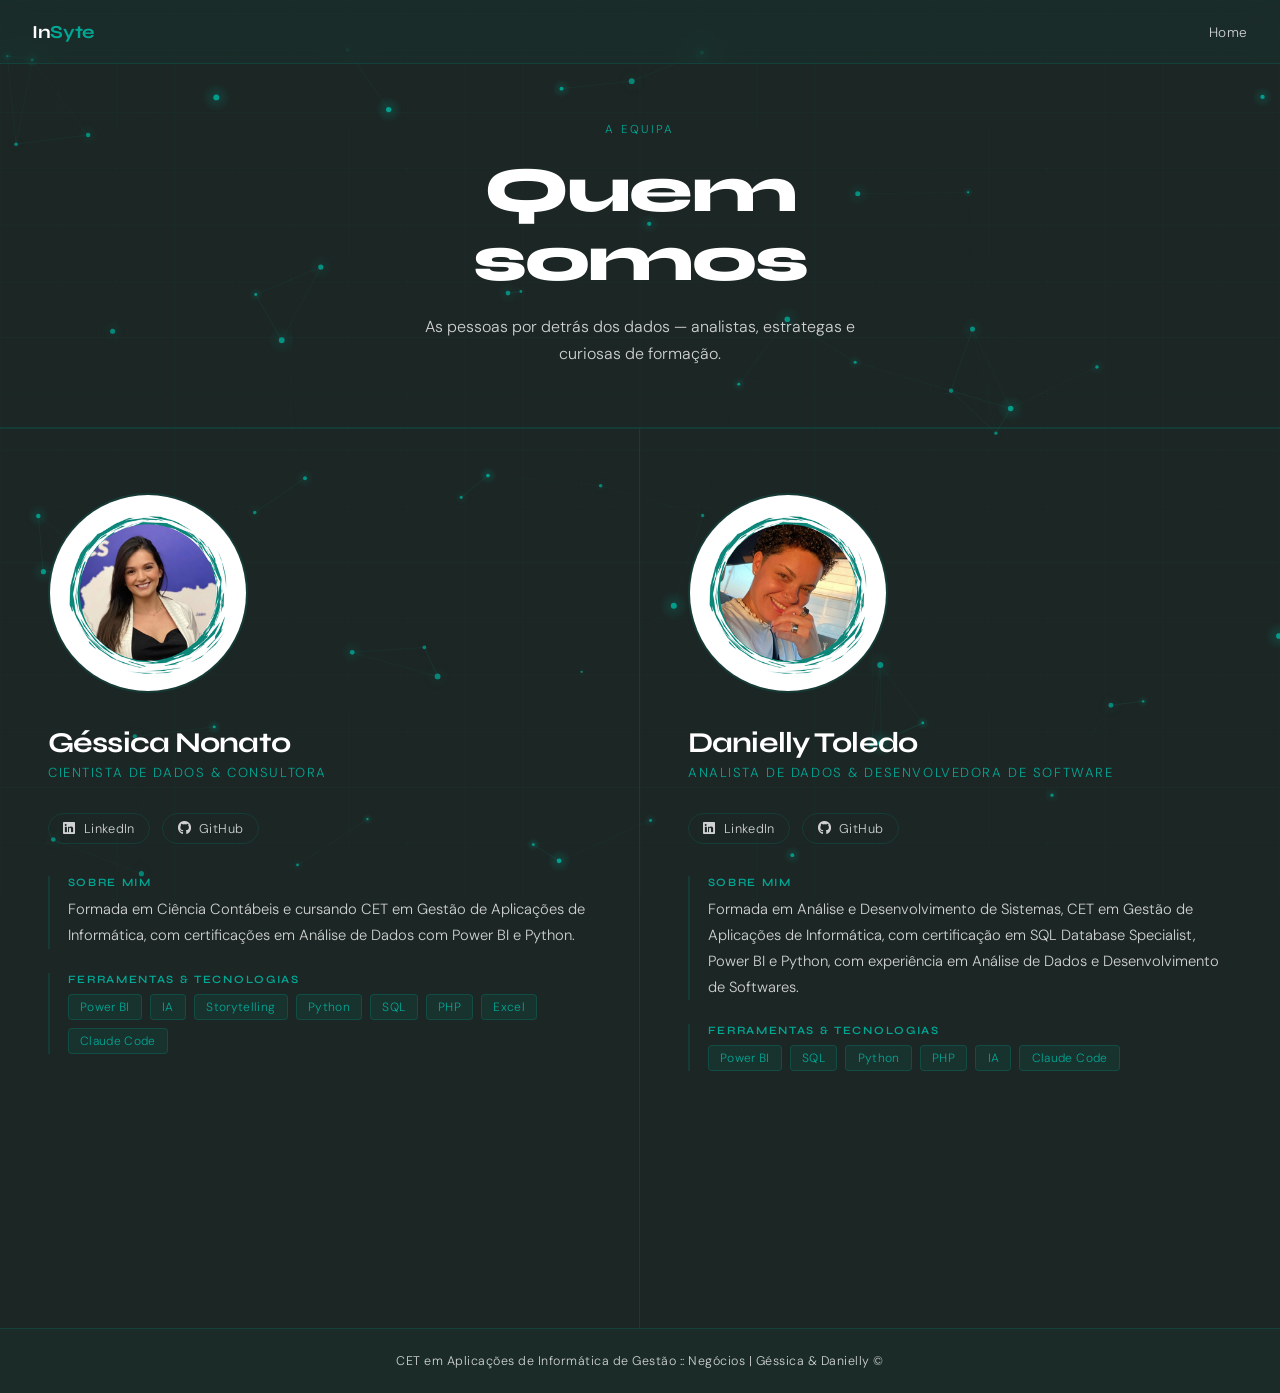
<file: pages/sobre.html>
<!DOCTYPE html>
<html lang="pt">
<head>
  <meta charset="UTF-8">
  <meta name="viewport" content="width=device-width, initial-scale=1.0">
  <title>Sobre Nós — InSyte Consultoria</title>
  <link rel="stylesheet" href="https://cdnjs.cloudflare.com/ajax/libs/font-awesome/6.4.0/css/all.min.css">
  <link rel="preconnect" href="https://fonts.googleapis.com">
  <link href="https://fonts.googleapis.com/css2?family=Syne:wght@400;600;700;800&family=DM+Sans:wght@300;400;500&display=swap" rel="stylesheet">
  <style>
    *, *::before, *::after {
      box-sizing:
      border-box;
      margin: 0;
      padding: 0;
    }

    :root {
      --teal: #00887A; --teal-light: #00a896;
      --dark: #071210e9; --white: #ffffff;
      --muted: rgba(255, 255, 255, 0.796); --border: rgba(0,136,122,0.22);
    }
    html { scroll-behavior: smooth; }

    body { 
    background: var(--dark);
    color: var(--white);
    font-family: 'DM Sans', sans-serif;
    font-weight: 300; min-height: 100vh;
  }

    #bg-canvas { position: fixed;
      inset: 0;
      z-index: 0;
      pointer-events: none;
    }

    /* HEADER */
    .site-header {
      position: fixed;
      top: 0;
      left: 0;
      right: 0;
      z-index: 100;
      background: rgba(0, 136, 122, 0.068);
      backdrop-filter: blur(14px);
      border-bottom: 1px solid var(--border);
      padding: 0 2rem;
      height: 64px;
      display: flex;
      align-items: center;
      justify-content: space-between;
    }


    .brand { font-family: 'Syne', sans-serif; font-size: 1.15rem; font-weight: 700; color: var(--white); text-decoration: none; letter-spacing: -0.02em; }
    .brand span { color: var(--teal-light); }
    nav a { color: var(--muted); text-decoration: none; font-size: 0.85rem; margin-left: 2rem; letter-spacing: 0.04em; transition: color 0.2s; }
    nav a:hover { color: var(--white); }

    /* PAGE INTRO */
    .page-intro { position: relative; z-index: 1; padding: 120px 2rem 60px; text-align: center; }
    .page-intro .label { font-size: 0.72rem; letter-spacing: 0.2em; text-transform: uppercase; color: var(--teal-light); margin-bottom: 1rem; }
    .page-intro h1 { font-family: 'Syne', sans-serif; font-size: clamp(2.4rem, 5vw, 4rem); font-weight: 800; line-height: 1.08; letter-spacing: -0.03em; max-width: 600px; margin: 0 auto 1.2rem; color: var(--white); }
    .page-intro p { color: var(--muted); font-size: 1rem; max-width: 440px; margin: 0 auto; line-height: 1.7; }

    /* SPLIT */
    .profiles { position: relative; z-index: 1; display: grid; grid-template-columns: 1fr 1fr; min-height: 100vh; }
    @media (max-width: 768px) { .profiles { grid-template-columns: 1fr; } }

    .profile-half { position: relative; padding: 4rem 3rem 5rem; border-top: 1px solid var(--border); display: flex; flex-direction: column; gap: 2rem; opacity: 0; transform: translateY(20px); animation: fadeUp 0.7s ease forwards; }
    .profile-half:first-child { border-right: 1px solid var(--border); }
    .profile-half:nth-child(2) { animation-delay: 0.15s; }
    .profile-half::before { content: ''; position: absolute; top: 0; left: 0; width: 100%; height: 3px; background: var(--teal-light); opacity: 0; transition: opacity 0.4s; }
    .profile-half:hover::before { opacity: 1; }
    @keyframes fadeUp { to { opacity: 1; transform: translateY(0); } }

    /* AVATAR */
    .avatar-wrap { width: 200px; height: 200px; border-radius: 50%; overflow: hidden; border: 2px solid var(--border); transition: border-color 0.3s; }
    .profile-half:hover .avatar-wrap { border-color: var(--teal-light); }
    .avatar-wrap img { width: 100%; height: 100%; object-fit: cover; }
    .avatar-initials { width: 100%; height: 100%; background: rgba(0,136,122,0.15); display: flex; align-items: center; justify-content: center; font-family: 'Syne', sans-serif; font-size: 1.8rem; font-weight: 700; color: var(--teal-light); }

    /* NAME */
    .profile-id h2 { font-family: 'Syne', sans-serif; font-size: 1.8rem; font-weight: 700; letter-spacing: -0.03em; margin-bottom: 0.2rem; color: var(--white); }
    .profile-id .role { font-size: 0.82rem; color: var(--teal-light); letter-spacing: 0.12em; text-transform: uppercase; }

    /* SOCIAL */
    .social-links { display: flex; gap: 0.75rem; flex-wrap: wrap; }
    .social-link { display: inline-flex; align-items: center; gap: 0.5rem; padding: 0.4rem 0.9rem; border: 1px solid var(--border); border-radius: 999px; color: var(--muted); text-decoration: none; font-size: 0.8rem; letter-spacing: 0.03em; transition: all 0.2s; }
    .social-link:hover { background: var(--teal); border-color: var(--teal); color: var(--white); }
    .social-link i { font-size: 0.85rem; }

    /* INFO BLOCKS */
    .info-grid {
      display: flex;
      flex-direction:
      column;
      gap: 1.5rem;
    }
    
    .info-block { border-left: 2px solid var(--border); padding-left: 1.1rem; transition: border-color 0.3s; }
    .profile-half:hover .info-block { border-left-color: rgba(0,168,150,0.35); }
    .info-block h3 { font-family: 'Syne', sans-serif; font-size: 0.7rem; font-weight: 600; letter-spacing: 0.15em; text-transform: uppercase; color: var(--teal-light); margin-bottom: 0.5rem; }
    .info-block p { font-size: 0.92rem; color: var(--muted); line-height: 1.75; }

    /* TAGS */
    .tags { display: flex; flex-wrap: wrap; gap: 0.5rem; }
    .tag { font-size: 0.75rem; padding: 0.25rem 0.7rem; background: rgba(0,136,122,0.12); border: 1px solid rgba(0,136,122,0.3); border-radius: 4px; color: var(--teal-light); letter-spacing: 0.03em; }

    /* DIVIDER + FOOTER */
    .section-divider {
      position: relative;
      z-index: 1;
      border: none;
      border-top: 1px solid var(--border);
      margin: 0;
    }

    footer {
    position: relative;
    z-index: 1;
    padding: 1.5rem 2rem;
    text-align: center;
    border-top: 1px solid var(--border);
    font-size: 0.78rem;
    color: var(--muted);
    letter-spacing: 0.04em;
    background: rgba(0,136,122,0.06); font-family: 'DM Sans', sans-serif;
  }

  </style>
</head>
<body>
  <canvas id="bg-canvas"></canvas>

  <header class="site-header">
    <a class="brand" href="../index.html">In<span>Syte</span></a>
    <nav><a href="../index.html">Home</a></nav>
  </header>

  <div class="page-intro">
    <p class="label">A equipa</p>
    <h1>Quem somos</h1>
    <p>As pessoas por detrás dos dados — analistas, estrategas e curiosas de formação.</p>
  </div>

  <hr class="section-divider">

  <section class="profiles">

    <!-- GÉSSICA -->
    <div class="profile-half" id="gessica">
      <div class="avatar-wrap">
        <img src="../img/1.png" alt="Foto de Géssica Nonato" onerror="this.style.display='none'; this.nextElementSibling.style.display='flex'">
        <div class="avatar-initials" style="display:none">GN</div>
      </div>
      <div class="profile-id">
        <h2>Géssica Nonato</h2>
        <p class="role">Cientista de Dados &amp; Consultora</p>
      </div>
      <div class="social-links">
        <a class="social-link" href="https://www.linkedin.com/in/g%C3%A9ssica-nonato-7b706093/" target="_blank" rel="noopener"><i class="fab fa-linkedin"></i> LinkedIn</a>
        <a class="social-link" href="https://github.com/gessicanonato" target="_blank" rel="noopener"><i class="fab fa-github"></i> GitHub</a>
      </div>
      <div class="info-grid">
        <div class="info-block">
          <h3>Sobre mim</h3>
          <p>Formada em Ciência Contábeis e cursando CET em Gestão de Aplicações de Informática, com certificações em Análise de Dados com Power BI e Python.</p>
        </div>
        <div class="info-block">
          <h3>Ferramentas &amp; tecnologias</h3>
          <div class="tags">
            <span class="tag">Power BI</span><span class="tag">IA</span><span class="tag">Storytelling</span>
            <span class="tag">Python</span><span class="tag">SQL</span><span class="tag">PHP</span>
            <span class="tag">Excel</span><span class="tag">Claude Code</span>
          </div>
        </div>
      </div>
    </div>

    <!-- DANIELLY -->
    <div class="profile-half" id="dani">
      <div class="avatar-wrap">
        <img src="../img/2.png" alt="Foto de Danielly Toledo" onerror="this.style.display='none'; this.nextElementSibling.style.display='flex'">
        <div class="avatar-initials" style="display:none">DT</div>
      </div>
      <div class="profile-id">
        <h2>Danielly Toledo</h2>
        <p class="role">Analista de Dados &amp; Desenvolvedora de Software</p>
      </div>
      <div class="social-links">
        <a class="social-link" href="https://www.linkedin.com/in/daniellytoledo/" target="_blank" rel="noopener"><i class="fab fa-linkedin"></i> LinkedIn</a>
        <a class="social-link" href="https://github.com/daniellytoledo" target="_blank" rel="noopener"><i class="fab fa-github"></i> GitHub</a>
      </div>
      <div class="info-grid">
        <div class="info-block">
          <h3>Sobre mim</h3>
          <p>Formada em Análise e Desenvolvimento de Sistemas, CET em Gestão de Aplicações de Informática, com certificação em SQL Database Specialist, Power BI e Python, com experiência em Análise de Dados e Desenvolvimento de Softwares.</p>
        </div>
        <div class="info-block">
          <h3>Ferramentas &amp; tecnologias</h3>
          <div class="tags">
            <span class="tag">Power BI</span><span class="tag">SQL</span><span class="tag">Python</span>
            <span class="tag">PHP</span><span class="tag">IA</span><span class="tag">Claude Code</span>
          </div>
        </div>
      </div>
    </div>

  </section>

  <footer>CET em Aplicações de Informática de Gestão :: Negócios | Géssica &amp; Danielly ©</footer>

  <script>
  (function(){
    const canvas=document.getElementById('bg-canvas'),ctx=canvas.getContext('2d');
    const N=60,D=150; let W,H,nodes;
    function resize(){W=canvas.width=window.innerWidth;H=canvas.height=window.innerHeight;}
    function mk(){return{x:Math.random()*W,y:Math.random()*H,vx:(Math.random()-.5)*.3,vy:(Math.random()-.5)*.3,r:Math.random()*2+1,p:Math.random()*Math.PI*2};}
    function init(){resize();nodes=Array.from({length:N},mk);}
    function draw(){
      ctx.clearRect(0,0,W,H);
      ctx.strokeStyle='rgba(0,136,122,0.05)';ctx.lineWidth=1;
      for(let i=0;i<=16;i++){const y=(H/16)*i;ctx.beginPath();ctx.moveTo(0,y);ctx.lineTo(W,y);ctx.stroke();}
      for(let i=0;i<=22;i++){const x=(W/22)*i;ctx.beginPath();ctx.moveTo(x,0);ctx.lineTo(x,H);ctx.stroke();}
      for(let i=0;i<nodes.length;i++){
        const n=nodes[i];n.x+=n.vx;n.y+=n.vy;
        if(n.x<0||n.x>W)n.vx*=-1;if(n.y<0||n.y>H)n.vy*=-1;
        for(let j=i+1;j<nodes.length;j++){
          const m=nodes[j],dx=n.x-m.x,dy=n.y-m.y,d=Math.sqrt(dx*dx+dy*dy);
          if(d<D){ctx.strokeStyle=`rgba(0,168,150,${(1-d/D)*.22})`;ctx.lineWidth=.7;ctx.beginPath();ctx.moveTo(n.x,n.y);ctx.lineTo(m.x,m.y);ctx.stroke();}
        }
      }
      for(const n of nodes){
        n.p+=.018;const g=.4+.35*Math.sin(n.p);
        const rg=ctx.createRadialGradient(n.x,n.y,0,n.x,n.y,n.r*5);
        rg.addColorStop(0,`rgba(0,168,150,${g*.3})`);rg.addColorStop(1,'rgba(0,168,150,0)');
        ctx.fillStyle=rg;ctx.beginPath();ctx.arc(n.x,n.y,n.r*5,0,Math.PI*2);ctx.fill();
        ctx.fillStyle=`rgba(0,168,150,${.7+g*.3})`;ctx.beginPath();ctx.arc(n.x,n.y,n.r,0,Math.PI*2);ctx.fill();
      }
      requestAnimationFrame(draw);
    }
    window.addEventListener('resize',resize);init();requestAnimationFrame(draw);
  })();
  </script>
</body>
</html>
</file>
<file: css/plano.css>
/* LAYOUT TIPO FOLHA A4*/

body {
    font-family: "Segoe UI", Arial, sans-serif;
    background-color: #ecefee;
    margin: 0;
    padding: 40px 0;
    display: flex;
    justify-content: center;
}

/* Conteúdo centralizado como página */
#page {
    width: 800px; /* largura semelhante ao Word */
    background: white;
    padding: 40px 50px;
    border-radius: 6px;
    box-shadow: 0 0 20px rgba(0,0,0,0.15);
}

/* BOTÃO FIXO PARA PDF */

#btnPDF {
    position: fixed;
    top: 20px;
    right: 20px;
    background-color: #5195a1;
    color: white;
    border: none;
    padding: 12px 20px;
    font-size: 16px;
    border-radius: 6px;
    cursor: pointer;
    z-index: 999;
    box-shadow: 0 2px 6px rgba(0,0,0,0.2);
}

#btnPDF:hover {
    background-color: #3c7c86;
}

/* TÍTULOS */
h1 {
    text-align: center;
    color: #5195a1;
    font-size: 36px;
    letter-spacing: 1px;
}

h2, h3, h4 {
    color: #5195a1;
    margin-top: 30px;
}

/* LINHAS DIVISÓRIAS */
hr {
    border: none;
    border-top: 2px solid #dcdcdc;
    margin: 30px 0;
}

/* PARÁGRAFOS E TEXTO */
p {
    font-size: 17px;
    margin-bottom: 12px;
}

strong {
    color: #5195a1;
}

/* LISTAS */
ul {
    margin-left: 25px;
    margin-bottom: 15px;
}

ul li {
    margin-bottom: 6px;
    font-size: 16px;
}

/* Bolinhas elegantes */
ul li::marker {
    color: #5195a1;
    font-size: 18px;
}

/* TABELAS COMPACTAS */
table {
    width: 50%;
    border-collapse: collapse;
    margin: 20px auto;
    background: white;
}

table th {
    background-color: #5195a1;
    color: white;
    padding: 8px 10px;
    text-align: left;
    font-size: 15px;
}

table td {
    padding: 6px 10px;
    border: 1px solid #ccc;
    font-size: 14px;
}

table tr:nth-child(even) {
    background-color: #f3fafa;
}

/* SEÇÕES DESTACADAS */
section {
    background: white;
    padding: 25px;
    border-radius: 8px;
    margin-bottom: 30px;
    box-shadow: 0 2px 6px rgba(0,0,0,0.08);
}

 .conclusao {
    background-color: #e8f0f2;
    padding: 15px;
    border-radius: 8px;
    margin-top: 30px;
    border-left: 4px solid #3d8a96;
}
.conclusao h2 {
    color: #2c6b7a;
    border-left: none;
    padding-left: 0;
}
.conclusao p {
    color: #2c5a66;
}

/* IMPRESSÃO PARA PDF */
@media print {

    /* força o navegador a manter o layout */
    * {
        -webkit-print-color-adjust: exact !important;
        print-color-adjust: exact !important;
    }

    body {
        background: white !important;
        margin: 0 !important;
        padding: 0 !important;
        display: block !important;
    }

    #btnPDF {
        display: none !important;
    }

    #page {
        width: 800px !important;
        margin: 0 auto !important;
        padding: 40px 50px !important;
        background: white !important;
        box-shadow: none !important;
        border-radius: 0 !important;
    }

    table {
        width: 50% !important;
        background-color: white !important;
    }

    table th {
        background-color: #5195a1 !important;
        color: white !important;
    }
}

/* RESPONSIVIDADE */
@media (max-width: 900px) {
    #page {
        width: 90%;
        padding: 25px;
    }

    table {
        width: 100%;
    }
}
</file>
